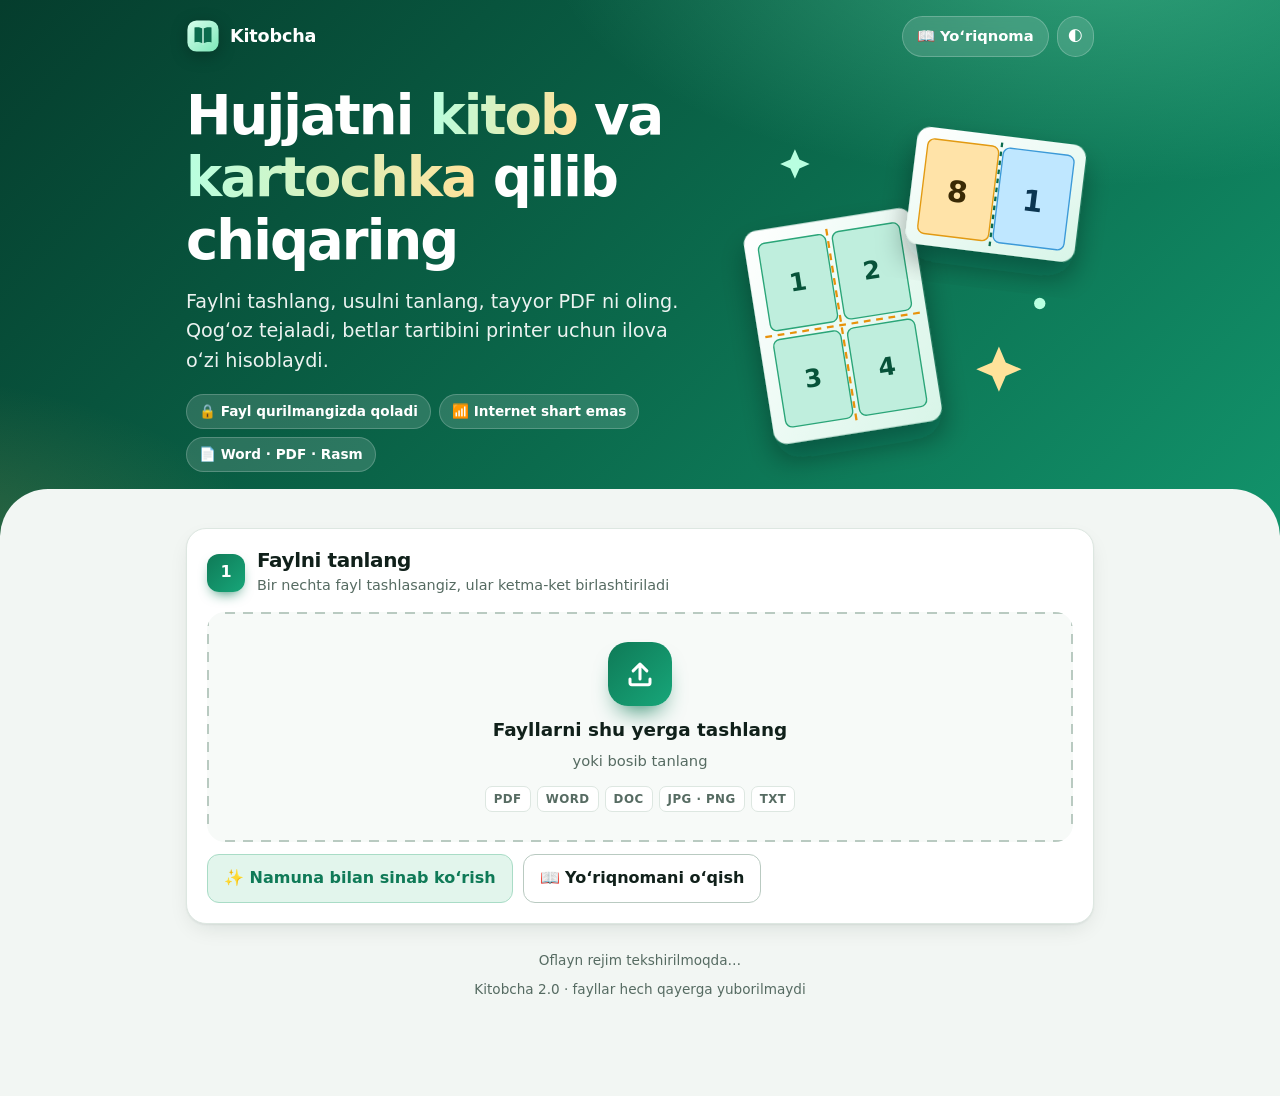
<file: index.html>
<!DOCTYPE html>
<html lang="uz">
<head>
<meta charset="utf-8">
<meta name="viewport" content="width=device-width, initial-scale=1, viewport-fit=cover">
<meta name="theme-color" content="#0f5a43">
<title>Kitobcha: hujjatni kitob va kartochka qilib chiqaring</title>
<meta name="description" content="PDF, Word, rasm va matn fayllarini kitobcha, kartochka va tejamli varaqlarga tayyorlaydi. Hammasi qurilmangizda, internet shart emas.">
<link rel="manifest" href="manifest.webmanifest">
<link rel="icon" href="icon-192.png">
<link rel="apple-touch-icon" href="icon-192.png">
<script>try{var t=localStorage.getItem("kb_theme");if(t==="light"||t==="dark")document.documentElement.setAttribute("data-theme",t)}catch(e){}</script>
<link rel="stylesheet" href="style.css">
</head>
<body>

<header class="hero">
  <div class="wrap">
    <div class="topbar">
      <a class="logo" href="./index.html" aria-label="Kitobcha">
        <svg viewBox="0 0 48 48" aria-hidden="true"><defs><linearGradient id="lg1" x1="0" y1="0" x2="1" y2="1"><stop offset="0" stop-color="#d9ffee"/><stop offset="1" stop-color="#7be8b8"/></linearGradient></defs><rect x="2" y="2" width="44" height="44" rx="13" fill="url(#lg1)"/><path d="M24 14c-3-2.6-8-3-12-2v21c4-1 9-.6 12 2 3-2.6 8-3 12-2V12c-4-1-9-.6-12 2z" fill="#0b6b4d"/><path d="M24 14v21" stroke="#d9ffee" stroke-width="2" stroke-linecap="round"/></svg>
        Kitobcha
      </a>
      <nav>
        <a class="pill" href="yoriqnoma.html">📖 Yoʻriqnoma</a>
        <button class="pill icon" id="themeBtn" type="button" aria-label="Yorugʻ / qorongʻi rejim">🌓</button>
      </nav>
    </div>
    <div class="hero-grid">
      <div>
        <h1>Hujjatni <em>kitob</em> va <em>kartochka</em> qilib chiqaring</h1>
        <p class="lead">Faylni tashlang, usulni tanlang, tayyor PDF ni oling. Qogʻoz tejaladi, betlar tartibini printer uchun ilova oʻzi hisoblaydi.</p>
        <div class="chips">
          <span class="chip">🔒 Fayl qurilmangizda qoladi</span>
          <span class="chip">📶 Internet shart emas</span>
          <span class="chip">📄 Word · PDF · Rasm</span>
        </div>
      </div>
      <div class="hero-art" aria-hidden="true">
        <svg viewBox="0 0 300 300">
          <defs>
            <linearGradient id="hg1" x1="0" y1="0" x2="1" y2="1"><stop offset="0" stop-color="#ffffff"/><stop offset="1" stop-color="#d8f5e8"/></linearGradient>
            <filter id="hsh" x="-20%" y="-20%" width="140%" height="150%"><feDropShadow dx="0" dy="14" stdDeviation="12" flood-color="#021a12" flood-opacity=".35"/></filter>
          </defs>
          <g class="float c" style="--rot:-9deg" transform="rotate(-9 150 150)">
            <rect x="38" y="70" width="150" height="190" rx="12" fill="url(#hg1)" filter="url(#hsh)"/>
            <g fill="#bfeedd" stroke="#2aa578" stroke-width="1.2"><rect x="50" y="82" width="60" height="78" rx="6"/><rect x="116" y="82" width="60" height="78" rx="6"/><rect x="50" y="168" width="60" height="78" rx="6"/><rect x="116" y="168" width="60" height="78" rx="6"/></g>
            <g font-family="system-ui,sans-serif" font-weight="800" font-size="22" fill="#075239" text-anchor="middle"><text x="80" y="128">1</text><text x="146" y="128">2</text><text x="80" y="214">3</text><text x="146" y="214">4</text></g>
            <path d="M112 78v172M44 164h138" stroke="#e8920b" stroke-width="2" stroke-dasharray="6 5"/>
          </g>
          <g class="float" style="--rot:7deg" transform="rotate(7 150 150)">
            <rect x="128" y="38" width="150" height="104" rx="12" fill="url(#hg1)" filter="url(#hsh)"/>
            <rect x="138" y="48" width="63" height="84" rx="6" fill="#ffe3a8" stroke="#e29a12" stroke-width="1.2"/>
            <rect x="205" y="48" width="63" height="84" rx="6" fill="#bfe7ff" stroke="#3c9ad8" stroke-width="1.2"/>
            <g font-family="system-ui,sans-serif" font-weight="800" font-size="26" fill="#3a2a05" text-anchor="middle"><text x="169" y="101">8</text></g>
            <g font-family="system-ui,sans-serif" font-weight="800" font-size="26" fill="#0b3550" text-anchor="middle"><text x="236" y="101">1</text></g>
            <path d="M203 44v92" stroke="#0b6b4d" stroke-width="2" stroke-dasharray="4 4"/>
          </g>
          <g class="float b">
            <path d="M232 214l6 14 14 6-14 6-6 14-6-14-14-6 14-6z" fill="#ffe29a"/>
            <path d="M52 40l4 9 9 4-9 4-4 9-4-9-9-4 9-4z" fill="#b8ffe0"/>
            <circle cx="268" cy="176" r="5" fill="#b8ffe0"/>
          </g>
        </svg>
      </div>
    </div>
  </div>
</header>

<main>
<div class="wrap">

  <!-- 1-qadam -->
  <section class="panel" id="stepFile">
    <div class="step-h"><span class="num">1</span><div><h2>Faylni tanlang</h2><div class="sub">Bir nechta fayl tashlasangiz, ular ketma-ket birlashtiriladi</div></div></div>

    <div class="drop" id="drop" tabindex="0" role="button" aria-label="Fayllarni tanlash">
      <div class="up"><svg viewBox="0 0 24 24" fill="none" stroke="currentColor" stroke-width="2.4" stroke-linecap="round" stroke-linejoin="round"><path d="M12 16V4M6.5 9.5 12 4l5.5 5.5M4 16v3a1.5 1.5 0 0 0 1.5 1.5h13A1.5 1.5 0 0 0 20 19v-3"/></svg></div>
      <strong>Fayllarni shu yerga tashlang</strong>
      <span class="s">yoki bosib tanlang</span>
      <div class="fmts"><span class="fmt">PDF</span><span class="fmt">WORD</span><span class="fmt">DOC</span><span class="fmt">JPG · PNG</span><span class="fmt">TXT</span></div>
      <input type="file" id="file" multiple accept=".pdf,.docx,.doc,.txt,.md,.csv,.jpg,.jpeg,.png,.webp,.gif,.bmp,application/pdf,image/*" class="hidden">
    </div>
    <div class="drop-actions no-print">
      <button class="btn soft" id="sampleBtn" type="button">✨ Namuna bilan sinab koʻrish</button>
      <a class="btn" href="yoriqnoma.html">📖 Yoʻriqnomani oʻqish</a>
    </div>

    <div id="status" class="status hidden" role="status"></div>
    <div id="msg"></div>

    <div id="listCard" class="hidden" style="margin-top:16px">
      <div class="listhead"><h3>Fayllar</h3><span class="muted" id="total"></span></div>
      <ul id="fileList" class="files"></ul>
      <div class="hint">Tartibini ↑ ↓ bilan oʻzgartiring.</div>
    </div>
  </section>

  <div id="settings" class="hidden">

    <!-- 2-qadam -->
    <section class="panel">
      <div class="step-h"><span class="num">2</span><div><h2>Qanday chiqaramiz?</h2><div class="sub">Bittasini tanlang, qolganini ilova hisoblaydi</div></div></div>

      <div class="modes" id="modeGrid" role="radiogroup" aria-label="Chiqarish usuli"></div>
      <div class="modehint" id="modeHint"></div>
      <div class="sr-only"><label>Chiqarish usuli
        <select id="mode" tabindex="-1">
          <option value="booklet2">Kitobcha, oddiy printer (2 fayl)</option>
          <option value="bookletDuplex">Kitobcha, avtomatik ikki tomonlama printer (1 fayl)</option>
          <option value="oddeven">Ikki tomonlama (qoʻlda): toq va juft betlar</option>
          <option value="nup2">Har varaqda 2 bet</option>
          <option value="nup4">Har varaqda 4 bet</option>
          <option value="cards4">Kartochkalar: varaqda 4 ta</option>
          <option value="cards8">Kartochkalar: varaqda 8 ta</option>
          <option value="labels">Qutiga stiker: rasm qutining oʻlchamida</option>
          <option value="extract">Faqat tanlangan betlar</option>
        </select></label></div>

      <div class="fields">
        <label class="field">
          <span class="lbl">Qaysi betlar chiqarilsin</span>
          <input type="text" id="range" autocomplete="off" inputmode="text">
          <div class="hint">Masalan: <code>1-169</code> yoki <code>1-10, 15-80</code>. Tartibini oʻzgartirish: <code>5-8, 1-4</code>, teskari: <code>10-1</code>.</div>
        </label>

        <div class="row">
          <label class="field" data-modes="booklet2 bookletDuplex nup2 nup4 cards4 cards8 labels">
            <span class="lbl">Qogʻoz oʻlchami</span>
            <select id="paper"><option>A4</option><option>A3</option><option>Letter</option></select>
          </label>
          <label class="field" data-modes="booklet2 bookletDuplex nup2 nup4 cards4 cards8">
            <span class="lbl">Bet hajmi (%)</span>
            <input type="number" id="scale" min="60" max="100" step="1" inputmode="numeric">
            <div class="hint">95 tavsiya: chetlar kesilmaydi.</div>
          </label>
          <label class="field" data-modes="booklet2 bookletDuplex">
            <span class="lbl">Qismga boʻlish (varaq)</span>
            <input type="number" id="section" min="0" step="1" placeholder="0" inputmode="numeric">
            <div class="hint">0 = bitta kitobcha. 11 desangiz, har 11 varaq alohida qism.</div>
          </label>
        </div>

        <label class="field" data-modes="cards4 cards8">
          <span class="lbl">Kartochka tarkibi</span>
          <select id="sides">
            <option value="2">2 bet: old va orqa tomoni</option>
            <option value="1">1 bet: faqat old tomoni</option>
          </select>
          <div class="hint">Hujjatning har 2 beti bitta kartochka boʻladi (1-2, 3-4, 5-6…). Bet kartochkaga sigʻadigan qilib kichraytiriladi: A4 betdan 4 talikda taxminan ikki barobar, 8 talikda uch barobar kichik chiqadi.</div>
        </label>

        <div class="labbox" data-modes="labels">
          <div class="labed">
            <div class="lbl">Rasmni qutiga moslang</div>
            <div class="hint" style="margin:0 0 10px">Ramkani qutining old tomoniga toʻgʻri keltiring: ichidagi qism stikerga chiqadi. Ramkani siljiting, burchagidan tortib yoki pastdagi chiziq bilan kattalashtiring.</div>
            <div class="labed-stage" id="labStage"><canvas id="labCanvas" width="10" height="10"></canvas><div class="labframe" id="labFrame"><span class="labtxt" id="labFrameTxt"></span><i class="grip" id="labGrip"></i></div></div>
            <div class="hint" id="labRatio" style="text-align:center;margin-top:8px"></div>
            <div class="labed-ctl">
              <button class="vbtn" id="labPrev" type="button" aria-label="Oldingi rasm">‹</button>
              <span class="viz-count" id="labCount"></span>
              <button class="vbtn" id="labNext" type="button" aria-label="Keyingi rasm">›</button>
              <input type="range" id="labZoom" min="10" max="100" step="1" aria-label="Ramka kattaligi">
            </div>
            <div class="labed-ctl">
              <button class="btn soft" id="labAuto" type="button">✨ Avto-kadr</button>
              <button class="btn" id="labCenter" type="button">Markazlash</button>
              <button class="btn" id="labAll" type="button">Hammasiga qoʻllash</button>
            </div>
          </div>

          <label class="field">
            <span class="lbl">Qutining oʻlchami (old tomon)</span>
            <select id="labPreset"></select>
            <div class="row2">
              <label><span class="hint">Eni (mm)</span><input type="number" id="labW" min="5" max="2000" step="0.5" inputmode="decimal"></label>
              <label><span class="hint">Boʻyi (mm)</span><input type="number" id="labH" min="5" max="2000" step="0.5" inputmode="decimal"></label>
            </div>
            <div class="drop-actions" style="margin-top:8px">
              <button class="btn" id="labSave" type="button">💾 Shu oʻlchamni saqlash</button>
              <button class="btn hidden" id="labDel" type="button">🗑 Oʻchirish</button>
            </div>
            <div class="hint">Kinder oʻlchamlari taxminiy. <b>Qutini chizgʻich bilan oʻlchang</b> va yuqoriga yozing: bir marta saqlasangiz, keyin tanlab ishlatasiz. Pastdagi “Sinov: faqat kontur” bilan tekshirib koʻrasiz.</div>
          </label>

          <div class="row">
            <label class="field"><span class="lbl">Zaxira (mm)</span><input type="number" id="labBleed" min="0" max="5" step="0.5" inputmode="decimal"><div class="hint">Qirqishda oq chiziq qolmasligi uchun rasm shuncha tashqariga davom etadi.</div></label>
            <label class="field"><span class="lbl">Stikerlar orasi (mm)</span><input type="number" id="labGap" min="0" max="30" step="0.5" inputmode="decimal"></label>
            <label class="field"><span class="lbl">Varaq chetidan (mm)</span><input type="number" id="labMargin" min="0" max="30" step="0.5" inputmode="decimal"><div class="hint">Printer chetini bosa olmaydi: 5-6 mm.</div></label>
          </div>
          <div class="row">
            <label class="field"><span class="lbl">Qirqish belgilari</span>
              <select id="labMarks"><option value="ticks">Burchak chiziqchalari</option><option value="dash">Punktir kontur</option><option value="none">Belgisiz</option></select></label>
            <label class="field"><span class="lbl">Har rasmdan nechta stiker</span><input type="number" id="labCopies" min="1" max="500" step="1" inputmode="numeric">
              <div class="seg"><button class="btn" id="labOne" type="button">Faqat 1 ta</button><button class="btn soft" id="labFill" type="button">Varaqni toʻldirish</button></div>
              <div class="hint" id="labCopiesHint"></div></label>
            <label class="field"><span class="lbl">Burish</span>
              <select id="labRot"><option value="auto">Avtomatik (koʻproq sigʻishi uchun)</option><option value="no">Burmaslik</option></select></label>
          </div>
        </div>

        <div class="checks">
          <label class="check" data-modes="booklet2 bookletDuplex nup2 nup4"><input type="checkbox" id="rtl"><span>Oʻngdan chapga oʻqiladigan hujjat</span></label>
          <label class="check" data-modes="nup2 nup4 cards4 cards8"><input type="checkbox" id="frame"><span>Betlar atrofiga ramka chizish</span></label>
          <label class="check" data-modes="booklet2 oddeven"><input type="checkbox" id="rev"><span>Orqa tomon fayli teskari tartibda boʻlsin<br><span class="hint">Faqat sinovda orqa tomon varaqlari teskari chiqsa yoqing.</span></span></label>
          <label class="check" data-modes="booklet2 bookletDuplex oddeven nup2 nup4 cards4 cards8 labels"><input type="checkbox" id="test"><span>Faqat sinov: birinchi 2 varaq<br><span class="hint">Hammasini sarflashdan oldin avval shuni chiqarib koʻring.</span></span></label>
        </div>

        <details class="more" id="more">
          <summary>Qoʻshimcha sozlamalar</summary>
          <div class="inner">
            <div class="row">
              <label class="field" data-modes="booklet2 bookletDuplex">
                <span class="lbl">Tikish uchun ichki chet (mm)</span>
                <input type="number" id="margin" min="0" max="30" step="1" placeholder="0" inputmode="numeric">
                <div class="hint">Buklanadigan chiziq yonida matn yoʻqolmasligi uchun. Qalin kitobchada 5-10 mm.</div>
              </label>
              <label class="field">
                <span class="lbl">Har tomondan kesish (mm)</span>
                <input type="number" id="crop" min="0" max="50" step="1" placeholder="0" inputmode="numeric">
                <div class="hint">Keng oq chetlarni kesib, matnni kattaroq qiladi.</div>
              </label>
            </div>
            <div class="row">
              <label class="field">
                <span class="lbl">Qaysi betlarni burish</span>
                <input type="text" id="rotate" autocomplete="off" placeholder="masalan: 3, 7-9">
                <div class="hint">Boʻsh qoldirsangiz, hech qaysi bet burilmaydi.</div>
              </label>
              <label class="field">
                <span class="lbl">Burish burchagi</span>
                <select id="angle"><option value="90">90° oʻngga</option><option value="180">180°</option><option value="270">90° chapga</option></select>
              </label>
            </div>
            <div class="row">
              <label class="check"><input type="checkbox" id="pageNum"><span>Sahifa raqami qoʻshish (betning pastida)</span></label>
              <label class="field">
                <span class="lbl">Boshlangʻich raqam</span>
                <input type="number" id="numStart" min="0" step="1" placeholder="1" inputmode="numeric">
              </label>
            </div>
            <label class="check"><input type="checkbox" id="gray"><span>Rangsiz (kulrang) chiqarish<br><span class="hint">Siyoh tejaladi. Sahifalar rasmga aylantiriladi, shuning uchun fayl kattaroq va sekinroq tayyorlanadi.</span></span></label>
          </div>
        </details>
      </div>
    </section>

    <!-- 3-qadam -->
    <section class="panel">
      <div class="step-h"><span class="num">3</span><div><h2>Natija va yuklab olish</h2><div class="sub">Varaq qanday chiqishini avval koʻring</div></div></div>

      <div class="summary" id="summary"></div>
      <div id="viz"></div>
      <div id="preview"></div>

      <div style="margin-top:18px">
        <button class="btn soft" id="previewBtn" type="button">🔍 <span id="previewLbl">Haqiqiy sahifalarni koʻrish</span></button>
        <div class="pgrid" id="previewOut"></div>
      </div>
    </section>

    <section class="panel">
      <div class="step-h"><span class="num">⬇</span><div><h2>Tayyor fayllar</h2><div class="sub">Yuklab oling, soʻng printerdan chiqaring</div></div></div>
      <div class="btns" id="outputs"></div>
    </section>

    <section class="panel">
      <div class="step-h"><span class="num">🖨</span><div><h2>Printerdan qanday chiqaramiz?</h2><div class="sub">Shu tartibda bajaring</div></div></div>
      <ol class="steps" id="steps"></ol>
      <p style="margin:14px 0 0"><a href="yoriqnoma.html#printer">Rasmli tushuntirish: qogʻozni qanday aylantiramiz →</a></p>
    </section>
  </div>

  <footer>
    <span id="offline">Oflayn rejim tekshirilmoqda…</span>
    <button id="install" class="link hidden">Ilova sifatida oʻrnatish</button>
    <span>Kitobcha 2.0 · fayllar hech qayerga yuborilmaydi</span>
  </footer>
</div>
</main>

<div class="toast hidden" id="toast" role="status" aria-live="polite">
  <span class="ti">🎉</span>
  <span class="tt"><b>Yangi versiya tayyor!</b><small>Yangilanishlar yuklandi</small></span>
  <button type="button" id="update">Yangilash</button>
</div>

<script src="pdf-lib.min.js"></script>
<script src="mammoth.browser.min.js"></script>
<script src="html2canvas.min.js"></script>
<script src="pdf.min.js"></script>
<script src="core.js"></script>
<script src="olddoc.js"></script>
<script src="convert.js"></script>
<script src="ui.js"></script>
<script src="app.js"></script>
</body>
</html>
</file>
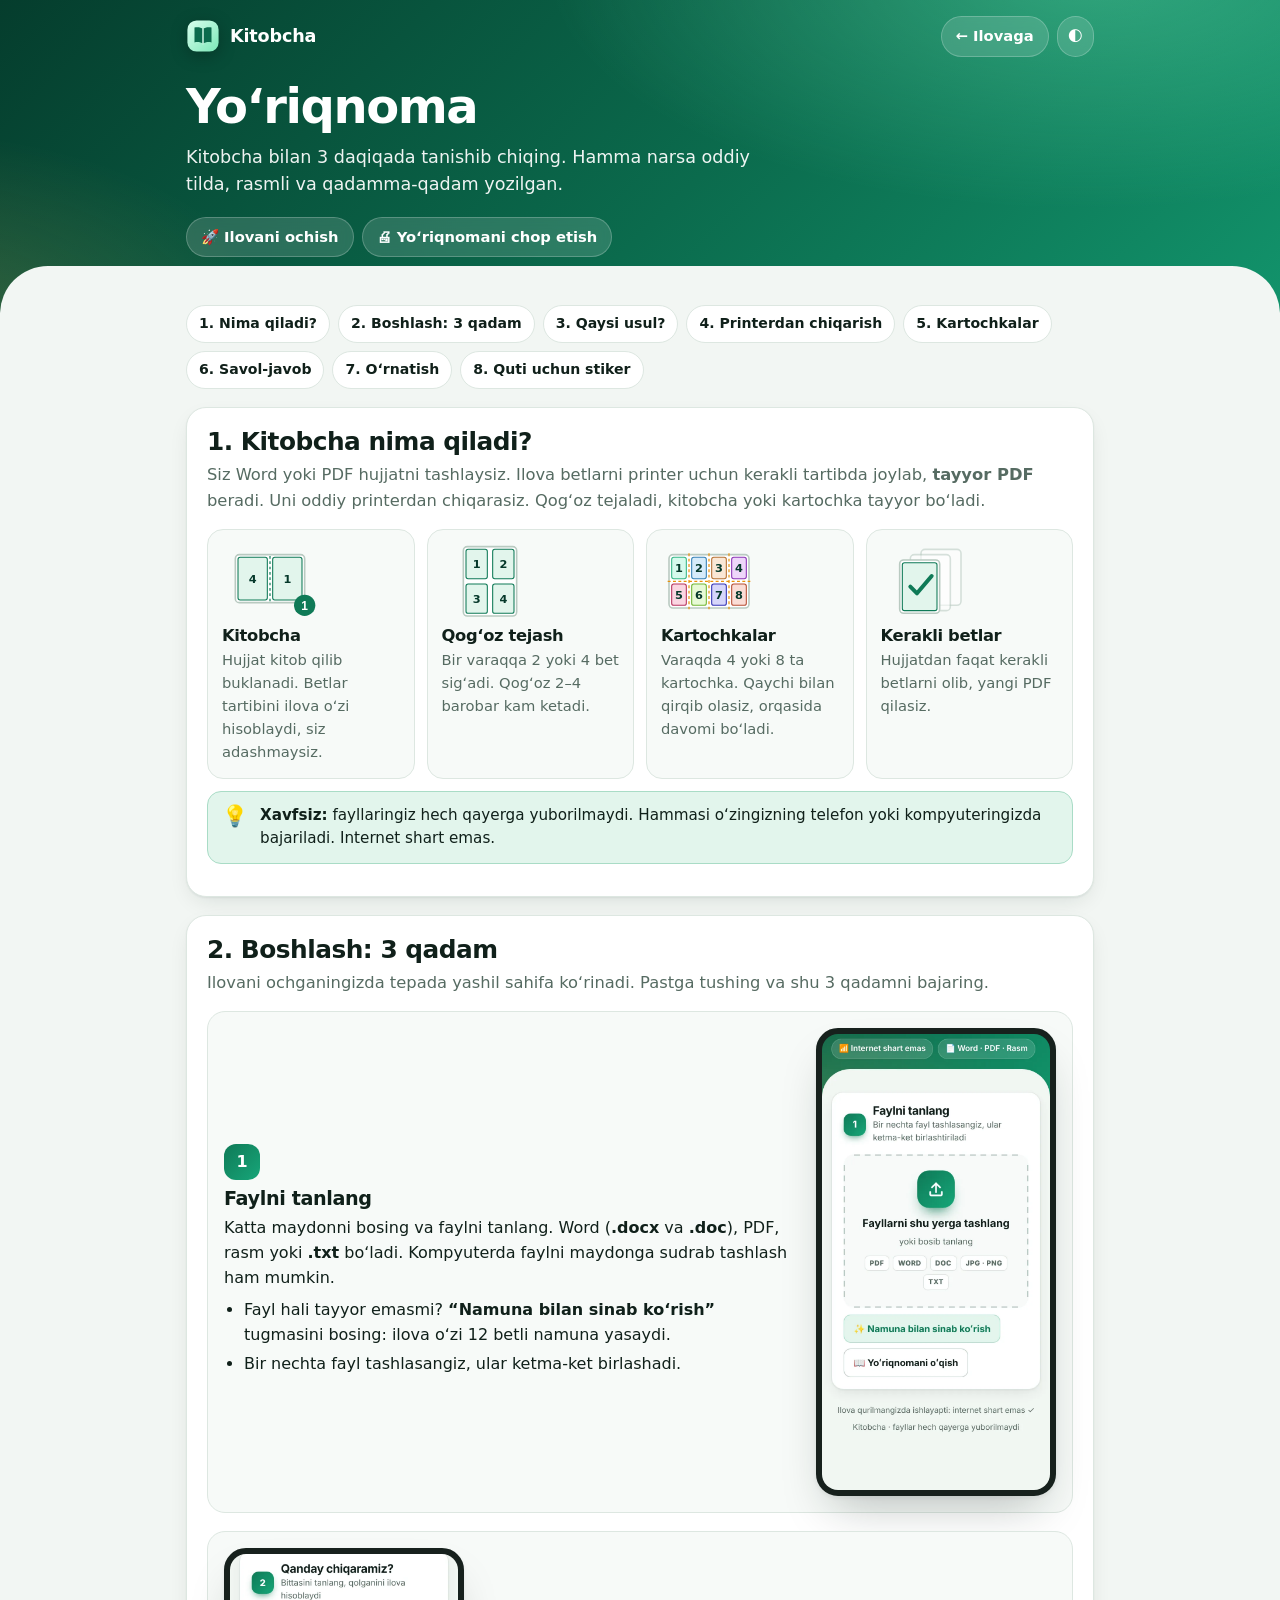
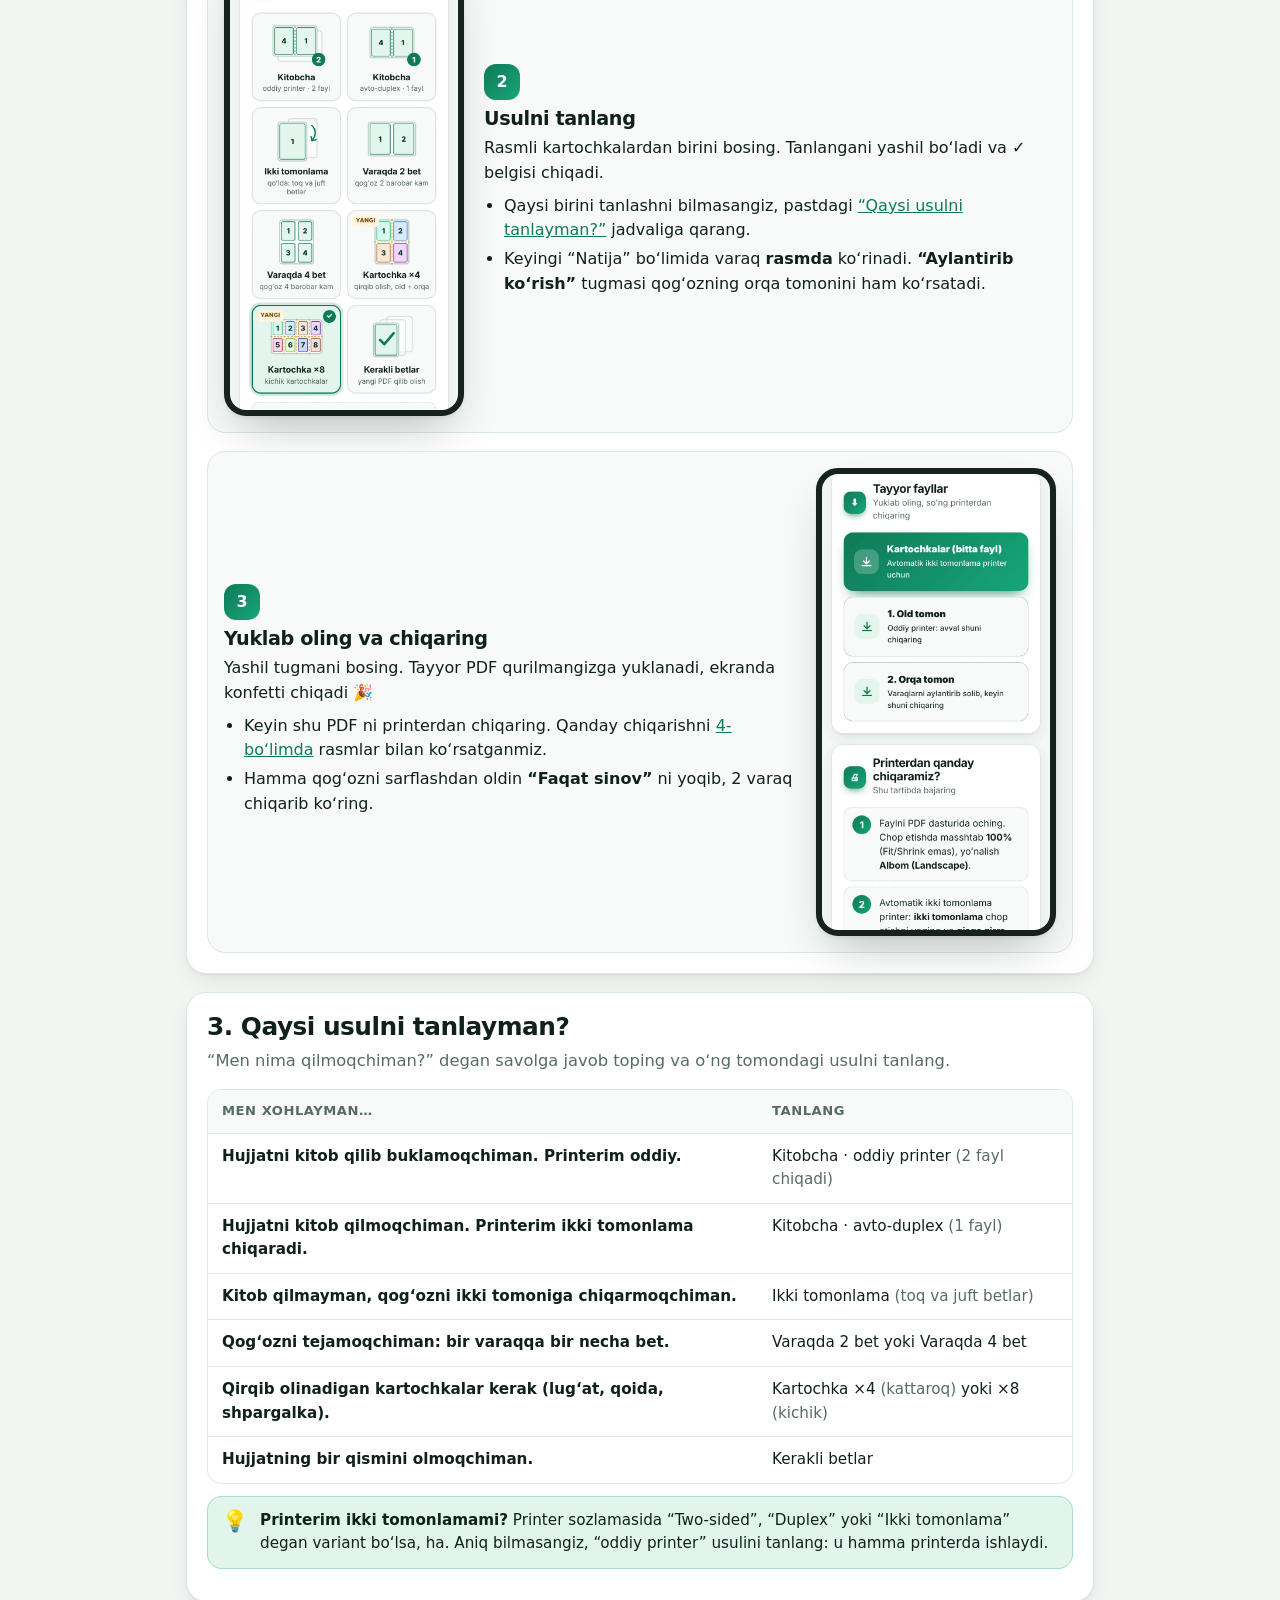
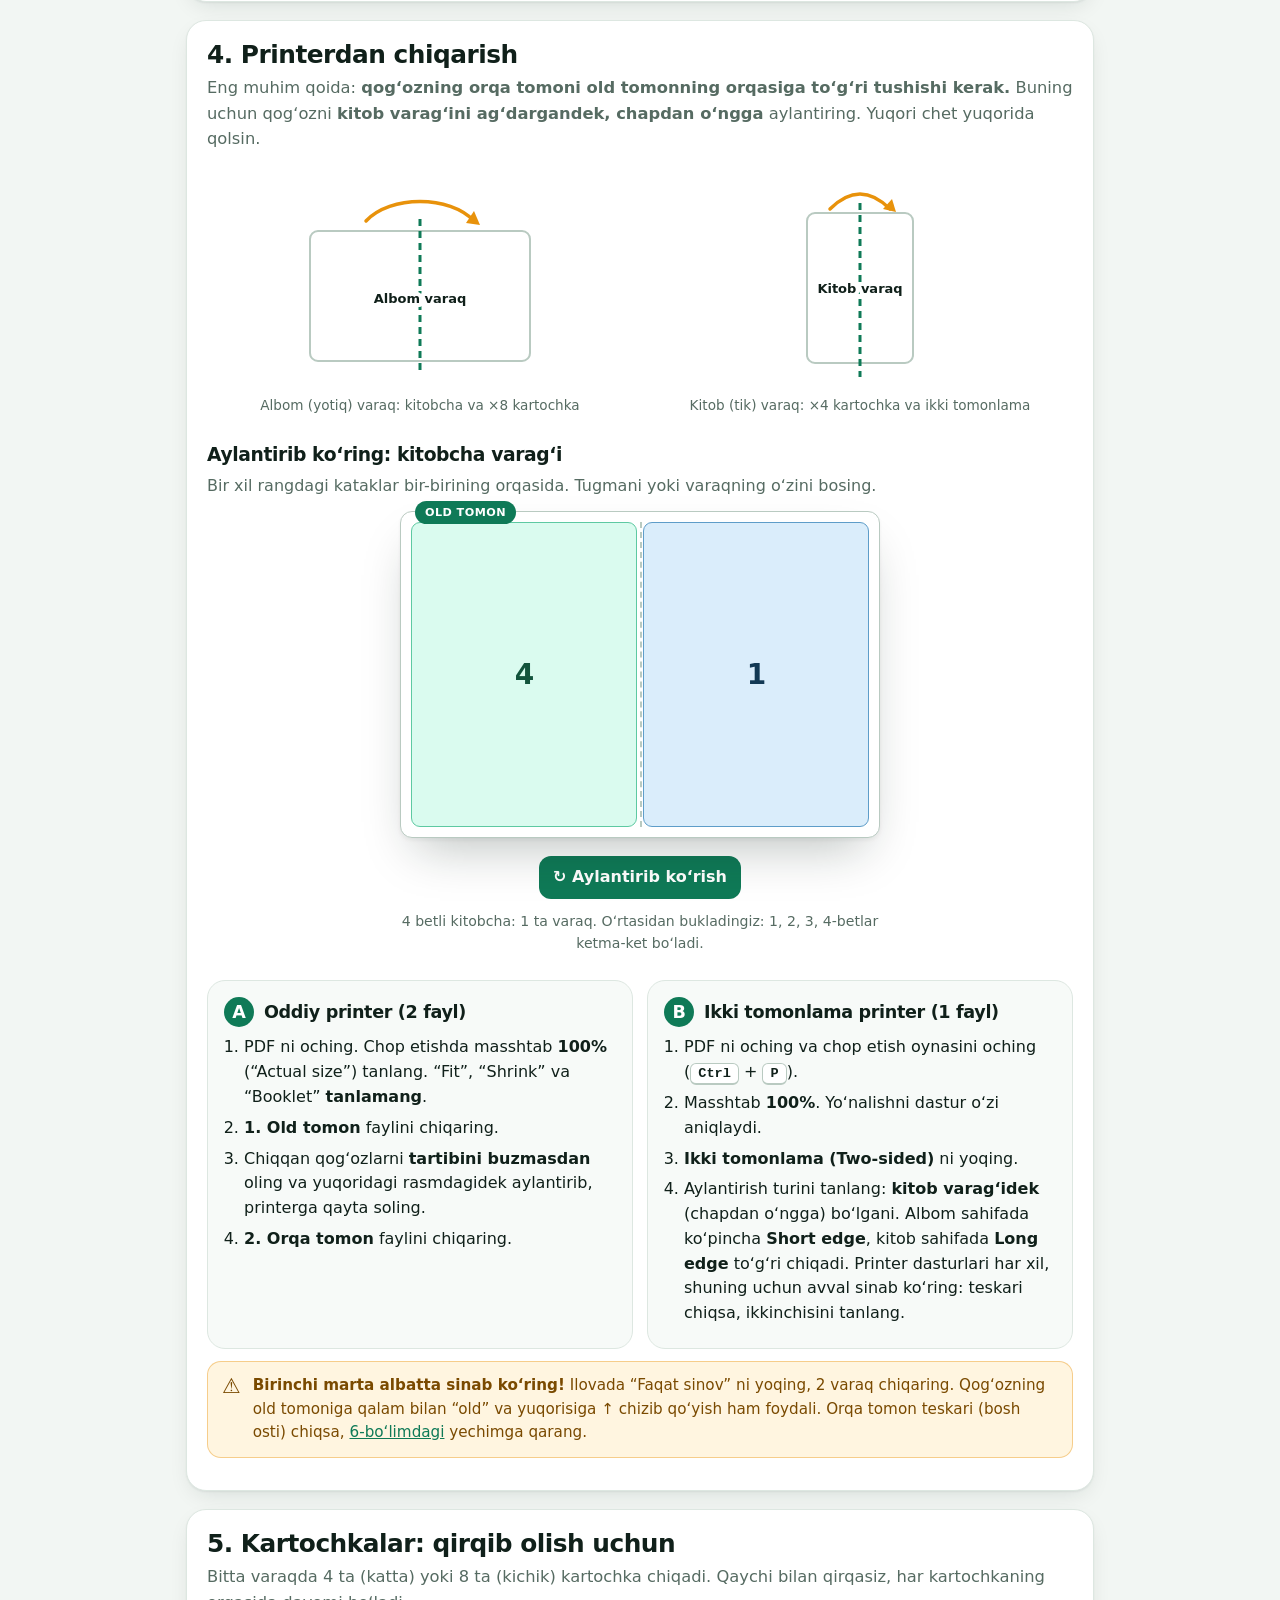
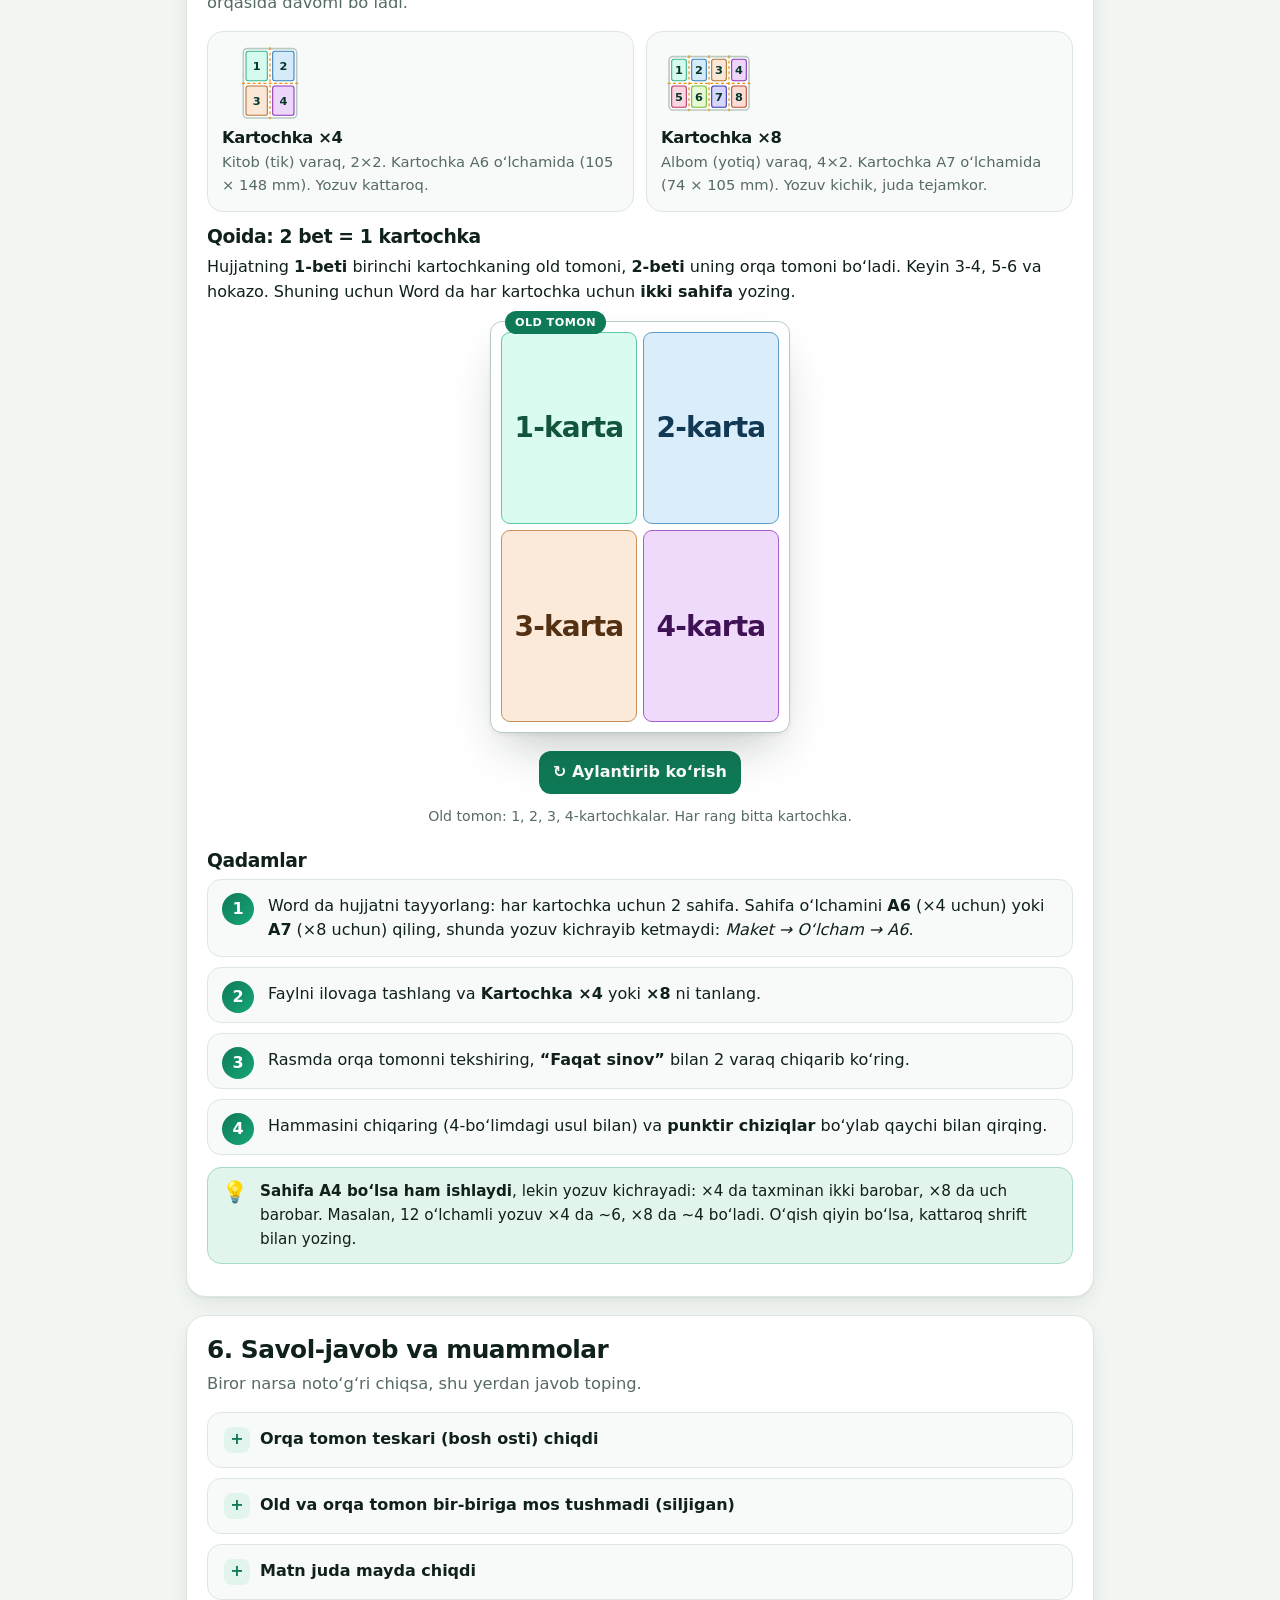
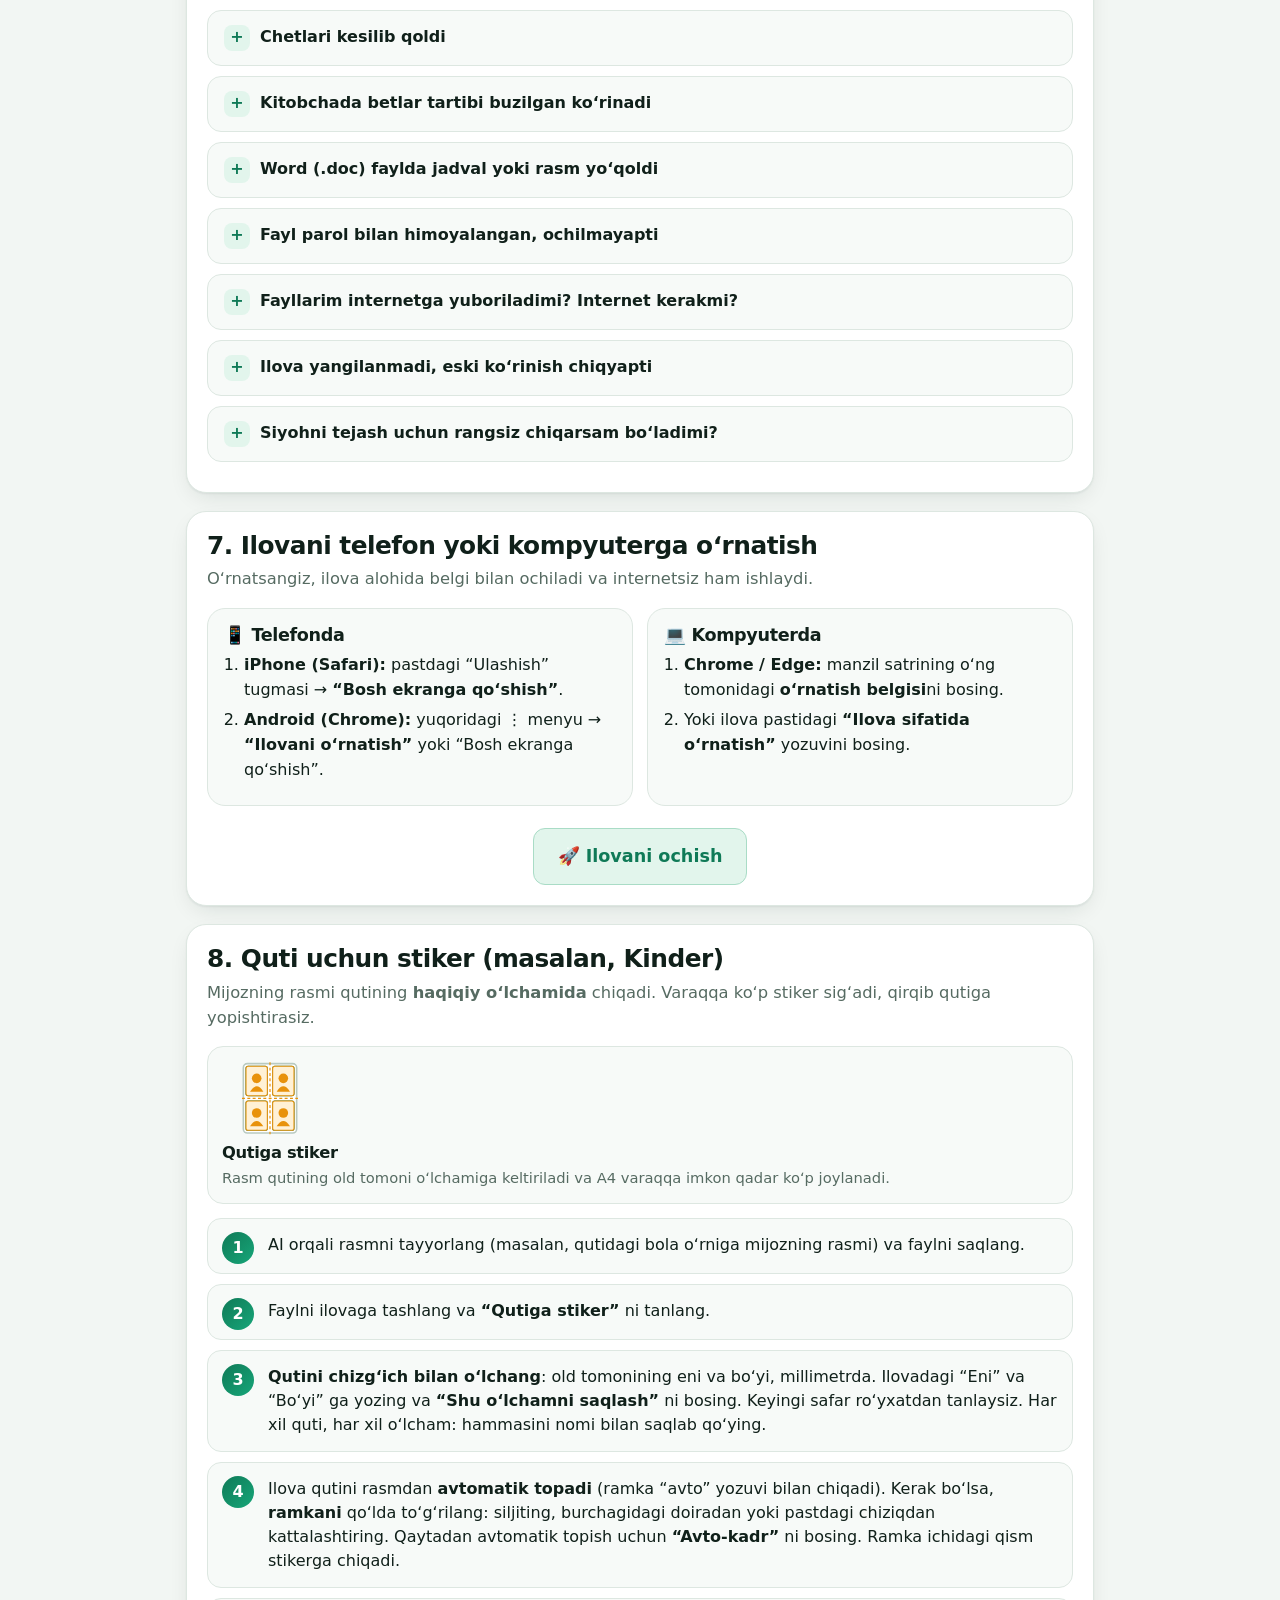
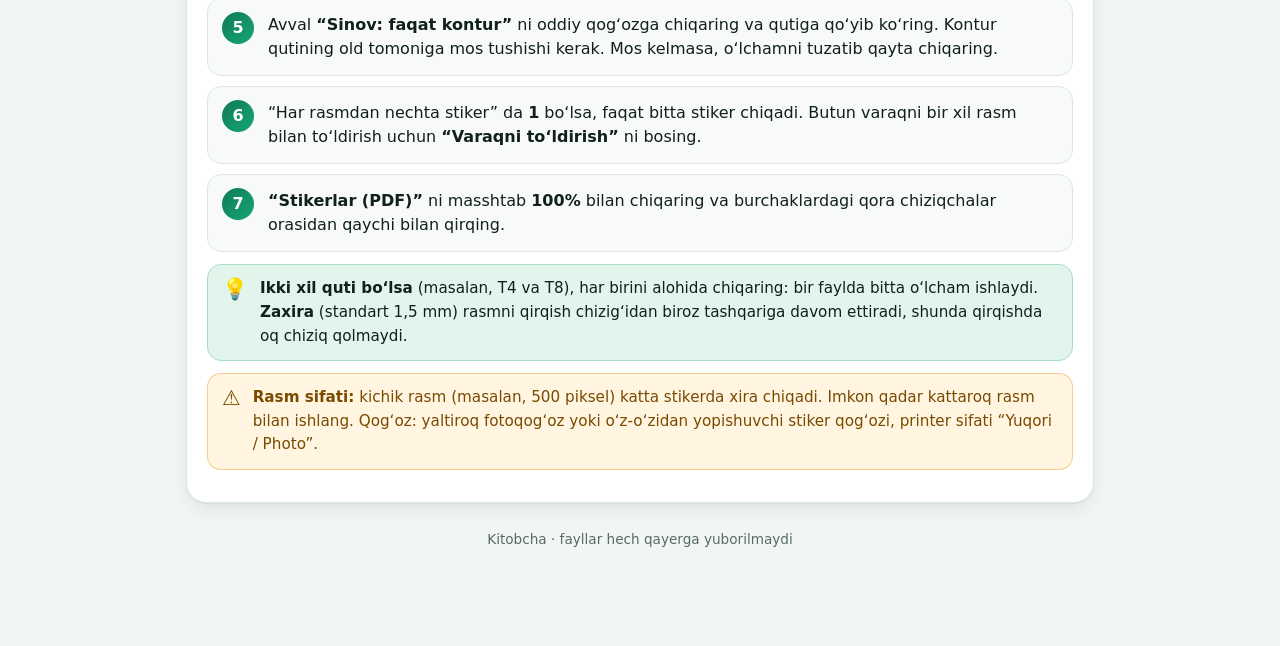
<file: yoriqnoma.html>
<!DOCTYPE html>
<html lang="uz">
<head>
<meta charset="utf-8">
<meta name="viewport" content="width=device-width, initial-scale=1, viewport-fit=cover">
<meta name="theme-color" content="#0f5a43">
<title>Yoʻriqnoma · Kitobcha</title>
<meta name="description" content="Kitobcha ilovasidan foydalanish yoʻriqnomasi: oddiy tilda, rasmli, qadamma-qadam.">
<link rel="manifest" href="manifest.webmanifest">
<link rel="icon" href="icon-192.png">
<link rel="apple-touch-icon" href="icon-192.png">
<script>try{var t=localStorage.getItem("kb_theme");if(t==="light"||t==="dark")document.documentElement.setAttribute("data-theme",t)}catch(e){}</script>
<link rel="stylesheet" href="style.css">
</head>
<body>

<header class="hero small">
  <div class="wrap">
    <div class="topbar">
      <a class="logo" href="./index.html" aria-label="Kitobcha">
        <svg viewBox="0 0 48 48" aria-hidden="true"><defs><linearGradient id="lg1" x1="0" y1="0" x2="1" y2="1"><stop offset="0" stop-color="#d9ffee"/><stop offset="1" stop-color="#7be8b8"/></linearGradient></defs><rect x="2" y="2" width="44" height="44" rx="13" fill="url(#lg1)"/><path d="M24 14c-3-2.6-8-3-12-2v21c4-1 9-.6 12 2 3-2.6 8-3 12-2V12c-4-1-9-.6-12 2z" fill="#0b6b4d"/><path d="M24 14v21" stroke="#d9ffee" stroke-width="2" stroke-linecap="round"/></svg>
        Kitobcha
      </a>
      <nav>
        <a class="pill" href="index.html">← Ilovaga</a>
        <button class="pill icon" id="themeBtn" type="button" aria-label="Yorugʻ / qorongʻi rejim">🌓</button>
      </nav>
    </div>
    <div style="position:relative;z-index:2;padding-top:6px">
      <h1 style="font-size:clamp(2rem,6vw,3rem);font-weight:850;letter-spacing:-.03em">Yoʻriqnoma</h1>
      <p class="lead" style="font-size:1.1rem;opacity:.93;margin:10px 0 18px;max-width:34em">Kitobcha bilan 3 daqiqada tanishib chiqing. Hamma narsa oddiy tilda, rasmli va qadamma-qadam yozilgan.</p>
      <div class="chips no-print">
        <a class="pill" href="index.html">🚀 Ilovani ochish</a>
        <button class="pill" type="button" onclick="window.print()">🖨 Yoʻriqnomani chop etish</button>
      </div>
    </div>
  </div>
</header>

<main>
<div class="wrap">

  <nav class="guide-toc no-print" aria-label="Mundarija">
    <a href="#nima">1. Nima qiladi?</a>
    <a href="#boshlash">2. Boshlash: 3 qadam</a>
    <a href="#tanlash">3. Qaysi usul?</a>
    <a href="#printer">4. Printerdan chiqarish</a>
    <a href="#kartochka">5. Kartochkalar</a>
    <a href="#muammo">6. Savol-javob</a>
    <a href="#telefon">7. Oʻrnatish</a>
    <a href="#stiker">8. Quti uchun stiker</a>
  </nav>

  <!-- 1 -->
  <section class="panel g-sec" id="nima">
    <h2>1. Kitobcha nima qiladi?</h2>
    <p class="lead">Siz Word yoki PDF hujjatni tashlaysiz. Ilova betlarni printer uchun kerakli tartibda joylab, <b>tayyor PDF</b> beradi. Uni oddiy printerdan chiqarasiz. Qogʻoz tejaladi, kitobcha yoki kartochka tayyor boʻladi.</p>
    <div class="g-grid">
      <div class="g-card"><div data-ico="bookletDuplex"></div><h3>Kitobcha</h3><p>Hujjat kitob qilib buklanadi. Betlar tartibini ilova oʻzi hisoblaydi, siz adashmaysiz.</p></div>
      <div class="g-card"><div data-ico="nup4"></div><h3>Qogʻoz tejash</h3><p>Bir varaqqa 2 yoki 4 bet sigʻadi. Qogʻoz 2–4 barobar kam ketadi.</p></div>
      <div class="g-card"><div data-ico="cards8"></div><h3>Kartochkalar</h3><p>Varaqda 4 yoki 8 ta kartochka. Qaychi bilan qirqib olasiz, orqasida davomi boʻladi.</p></div>
      <div class="g-card"><div data-ico="extract"></div><h3>Kerakli betlar</h3><p>Hujjatdan faqat kerakli betlarni olib, yangi PDF qilasiz.</p></div>
    </div>
    <div class="tip"><div><b>Xavfsiz:</b> fayllaringiz hech qayerga yuborilmaydi. Hammasi oʻzingizning telefon yoki kompyuteringizda bajariladi. Internet shart emas.</div></div>
  </section>

  <!-- 2 -->
  <section class="panel g-sec" id="boshlash">
    <h2>2. Boshlash: 3 qadam</h2>
    <p class="lead">Ilovani ochganingizda tepada yashil sahifa koʻrinadi. Pastga tushing va shu 3 qadamni bajaring.</p>
    <div class="g-steps">
      <div class="g-step">
        <div>
          <span class="n">1</span>
          <h3>Faylni tanlang</h3>
          <p>Katta maydonni bosing va faylni tanlang. Word (<b>.docx</b> va <b>.doc</b>), PDF, rasm yoki <b>.txt</b> boʻladi. Kompyuterda faylni maydonga sudrab tashlash ham mumkin.</p>
          <ul>
            <li>Fayl hali tayyor emasmi? <b>“Namuna bilan sinab koʻrish”</b> tugmasini bosing: ilova oʻzi 12 betli namuna yasaydi.</li>
            <li>Bir nechta fayl tashlasangiz, ular ketma-ket birlashadi.</li>
          </ul>
        </div>
        <div class="shot"><img src="shots/s1.webp" alt="1-qadam: fayl tanlash oynasi" loading="lazy" width="390" height="780"></div>
      </div>
      <div class="g-step">
        <div>
          <span class="n">2</span>
          <h3>Usulni tanlang</h3>
          <p>Rasmli kartochkalardan birini bosing. Tanlangani yashil boʻladi va ✓ belgisi chiqadi.</p>
          <ul>
            <li>Qaysi birini tanlashni bilmasangiz, pastdagi <a href="#tanlash">“Qaysi usulni tanlayman?”</a> jadvaliga qarang.</li>
            <li>Keyingi “Natija” boʻlimida varaq <b>rasmda</b> koʻrinadi. <b>“Aylantirib koʻrish”</b> tugmasi qogʻozning orqa tomonini ham koʻrsatadi.</li>
          </ul>
        </div>
        <div class="shot"><img src="shots/s2.webp" alt="2-qadam: chiqarish usulini tanlash" loading="lazy" width="390" height="780"></div>
      </div>
      <div class="g-step">
        <div>
          <span class="n">3</span>
          <h3>Yuklab oling va chiqaring</h3>
          <p>Yashil tugmani bosing. Tayyor PDF qurilmangizga yuklanadi, ekranda konfetti chiqadi 🎉</p>
          <ul>
            <li>Keyin shu PDF ni printerdan chiqaring. Qanday chiqarishni <a href="#printer">4-boʻlimda</a> rasmlar bilan koʻrsatganmiz.</li>
            <li>Hamma qogʻozni sarflashdan oldin <b>“Faqat sinov”</b> ni yoqib, 2 varaq chiqarib koʻring.</li>
          </ul>
        </div>
        <div class="shot"><img src="shots/s3.webp" alt="3-qadam: tayyor faylni yuklab olish" loading="lazy" width="390" height="780"></div>
      </div>
    </div>
  </section>

  <!-- 3 -->
  <section class="panel g-sec" id="tanlash">
    <h2>3. Qaysi usulni tanlayman?</h2>
    <p class="lead">“Men nima qilmoqchiman?” degan savolga javob toping va oʻng tomondagi usulni tanlang.</p>
    <div style="overflow-x:auto">
    <table class="g-table">
      <tr><th>Men xohlayman…</th><th>Tanlang</th></tr>
      <tr><td>Hujjatni <b>kitob qilib</b> buklamoqchiman. Printerim <b>oddiy</b>.</td><td>Kitobcha · oddiy printer <span class="muted">(2 fayl chiqadi)</span></td></tr>
      <tr><td>Hujjatni kitob qilmoqchiman. Printerim <b>ikki tomonlama</b> chiqaradi.</td><td>Kitobcha · avto-duplex <span class="muted">(1 fayl)</span></td></tr>
      <tr><td>Kitob qilmayman, qogʻozni <b>ikki tomoniga</b> chiqarmoqchiman.</td><td>Ikki tomonlama <span class="muted">(toq va juft betlar)</span></td></tr>
      <tr><td>Qogʻozni <b>tejamoqchiman</b>: bir varaqqa bir necha bet.</td><td>Varaqda 2 bet yoki Varaqda 4 bet</td></tr>
      <tr><td><b>Qirqib olinadigan</b> kartochkalar kerak (lugʻat, qoida, shpargalka).</td><td>Kartochka ×4 <span class="muted">(kattaroq)</span> yoki ×8 <span class="muted">(kichik)</span></td></tr>
      <tr><td>Hujjatning <b>bir qismi</b>ni olmoqchiman.</td><td>Kerakli betlar</td></tr>
    </table>
    </div>
    <div class="tip"><div><b>Printerim ikki tomonlamami?</b> Printer sozlamasida “Two-sided”, “Duplex” yoki “Ikki tomonlama” degan variant boʻlsa, ha. Aniq bilmasangiz, “oddiy printer” usulini tanlang: u hamma printerda ishlaydi.</div></div>
  </section>

  <!-- 4 -->
  <section class="panel g-sec" id="printer">
    <h2>4. Printerdan chiqarish</h2>
    <p class="lead">Eng muhim qoida: <b>qogʻozning orqa tomoni old tomonning orqasiga toʻgʻri tushishi kerak.</b> Buning uchun qogʻozni <b>kitob varagʻini agʻdargandek, chapdan oʻngga</b> aylantiring. Yuqori chet yuqorida qolsin.</p>

    <div class="two" style="margin-bottom:8px">
      <div>
        <svg class="edge" viewBox="0 -26 300 216" role="img" aria-label="Albom varaqni chapdan oʻngga aylantirish">
          <rect class="paper" x="40" y="30" width="220" height="130" rx="8"/>
          <line class="ax" x1="150" y1="18" x2="150" y2="172"/>
          <path class="ar" d="M96 20 C120 -6 180 -6 204 20"/>
          <path class="ah" d="M210 24 l-14 -2 l8 -12z"/>
          <text x="150" y="102" text-anchor="middle">Albom varaq</text>
        </svg>
        <p class="hint" style="text-align:center">Albom (yotiq) varaq: kitobcha va ×8 kartochka</p>
      </div>
      <div>
        <svg class="edge" viewBox="0 -26 300 216" role="img" aria-label="Kitob varaqni chapdan oʻngga aylantirish">
          <rect class="paper" x="97" y="12" width="106" height="150" rx="8"/>
          <line class="ax" x1="150" y1="2" x2="150" y2="176"/>
          <path class="ar" d="M120 8 C140 -12 160 -12 180 8"/>
          <path class="ah" d="M186 11 l-13 -3 l9 -10z"/>
          <text x="150" y="92" text-anchor="middle">Kitob varaq</text>
        </svg>
        <p class="hint" style="text-align:center">Kitob (tik) varaq: ×4 kartochka va ikki tomonlama</p>
      </div>
    </div>

    <h3 style="margin:18px 0 8px">Aylantirib koʻring: kitobcha varagʻi</h3>
    <p class="muted" style="margin-bottom:6px">Bir xil rangdagi kataklar bir-birining orqasida. Tugmani yoki varaqning oʻzini bosing.</p>
    <div id="demoBooklet"></div>

    <div class="two sect-gap">
      <div class="way">
        <h3><span class="ab">A</span> Oddiy printer (2 fayl)</h3>
        <ol>
          <li>PDF ni oching. Chop etishda masshtab <b>100%</b> (“Actual size”) tanlang. “Fit”, “Shrink” va “Booklet” <b>tanlamang</b>.</li>
          <li><b>1. Old tomon</b> faylini chiqaring.</li>
          <li>Chiqqan qogʻozlarni <b>tartibini buzmasdan</b> oling va yuqoridagi rasmdagidek aylantirib, printerga qayta soling.</li>
          <li><b>2. Orqa tomon</b> faylini chiqaring.</li>
        </ol>
      </div>
      <div class="way">
        <h3><span class="ab">B</span> Ikki tomonlama printer (1 fayl)</h3>
        <ol>
          <li>PDF ni oching va chop etish oynasini oching (<kbd>Ctrl</kbd> + <kbd>P</kbd>).</li>
          <li>Masshtab <b>100%</b>. Yoʻnalishni dastur oʻzi aniqlaydi.</li>
          <li><b>Ikki tomonlama (Two-sided)</b> ni yoqing.</li>
          <li>Aylantirish turini tanlang: <b>kitob varagʻidek</b> (chapdan oʻngga) boʻlgani. Albom sahifada koʻpincha <b>Short edge</b>, kitob sahifada <b>Long edge</b> toʻgʻri chiqadi. Printer dasturlari har xil, shuning uchun avval sinab koʻring: teskari chiqsa, ikkinchisini tanlang.</li>
        </ol>
      </div>
    </div>

    <div class="warnbox"><div><b>Birinchi marta albatta sinab koʻring!</b> Ilovada “Faqat sinov” ni yoqing, 2 varaq chiqaring. Qogʻozning old tomoniga qalam bilan “old” va yuqorisiga ↑ chizib qoʻyish ham foydali. Orqa tomon teskari (bosh osti) chiqsa, <a href="#muammo">6-boʻlimdagi</a> yechimga qarang.</div></div>
  </section>

  <!-- 5 -->
  <section class="panel g-sec" id="kartochka">
    <h2>5. Kartochkalar: qirqib olish uchun</h2>
    <p class="lead">Bitta varaqda 4 ta (katta) yoki 8 ta (kichik) kartochka chiqadi. Qaychi bilan qirqasiz, har kartochkaning orqasida davomi boʻladi.</p>

    <div class="g-grid" style="margin-bottom:14px">
      <div class="g-card"><div data-ico="cards4"></div><h3>Kartochka ×4</h3><p>Kitob (tik) varaq, 2×2. Kartochka A6 oʻlchamida (105 × 148 mm). Yozuv kattaroq.</p></div>
      <div class="g-card"><div data-ico="cards8"></div><h3>Kartochka ×8</h3><p>Albom (yotiq) varaq, 4×2. Kartochka A7 oʻlchamida (74 × 105 mm). Yozuv kichik, juda tejamkor.</p></div>
    </div>

    <h3 style="margin:6px 0 8px">Qoida: 2 bet = 1 kartochka</h3>
    <p>Hujjatning <b>1-beti</b> birinchi kartochkaning old tomoni, <b>2-beti</b> uning orqa tomoni boʻladi. Keyin 3-4, 5-6 va hokazo. Shuning uchun Word da har kartochka uchun <b>ikki sahifa</b> yozing.</p>
    <div id="demoCards"></div>

    <h3 style="margin:22px 0 8px">Qadamlar</h3>
    <ol class="steps">
      <li>Word da hujjatni tayyorlang: har kartochka uchun 2 sahifa. Sahifa oʻlchamini <b>A6</b> (×4 uchun) yoki <b>A7</b> (×8 uchun) qiling, shunda yozuv kichrayib ketmaydi: <i>Maket → Oʻlcham → A6</i>.</li>
      <li>Faylni ilovaga tashlang va <b>Kartochka ×4</b> yoki <b>×8</b> ni tanlang.</li>
      <li>Rasmda orqa tomonni tekshiring, <b>“Faqat sinov”</b> bilan 2 varaq chiqarib koʻring.</li>
      <li>Hammasini chiqaring (4-boʻlimdagi usul bilan) va <b>punktir chiziqlar</b> boʻylab qaychi bilan qirqing.</li>
    </ol>
    <div class="tip"><div><b>Sahifa A4 boʻlsa ham ishlaydi</b>, lekin yozuv kichrayadi: ×4 da taxminan ikki barobar, ×8 da uch barobar. Masalan, 12 oʻlchamli yozuv ×4 da ~6, ×8 da ~4 boʻladi. Oʻqish qiyin boʻlsa, kattaroq shrift bilan yozing.</div></div>
  </section>

  <!-- 6 -->
  <section class="panel g-sec" id="muammo">
    <h2>6. Savol-javob va muammolar</h2>
    <p class="lead">Biror narsa notoʻgʻri chiqsa, shu yerdan javob toping.</p>

    <details class="faq"><summary>Orqa tomon teskari (bosh osti) chiqdi</summary><div class="a">
      <p>Qogʻozni notoʻgʻri tomonga aylantirgansiz. <b>Ikki tomonlama printerda:</b> “Aylantirish” sozlamasini boshqasiga almashtiring (<b>Short edge</b> ↔ <b>Long edge</b>). <b>Oddiy printerda:</b> qogʻozni chapdan oʻngga (kitob varagʻidek) aylantirib soling, yuqoridan pastga emas.</p></div></details>

    <details class="faq"><summary>Old va orqa tomon bir-biriga mos tushmadi (siljigan)</summary><div class="a">
      <p>Chop etishda masshtab <b>100%</b> boʻlsin. “Fit to page”, “Shrink to fit” yoki “Booklet” tanlansa, hamma narsa siljiydi. Ilovadagi “Bet hajmi” ni 95% da qoldiring.</p></div></details>

    <details class="faq"><summary>Matn juda mayda chiqdi</summary><div class="a">
      <p>Ilova betni kichraytirib joylaydi. Kartochkalarda hujjat sahifasini kartochka oʻlchamida (A6 yoki A7) yozing. Yoki <b>×4</b> ni tanlang, u ×8 dan ikki barobar kattaroq. Kitobchada A4 emas, A5 oʻlchamdagi hujjat ham yaxshi chiqadi.</p></div></details>

    <details class="faq"><summary>Chetlari kesilib qoldi</summary><div class="a">
      <p>“Bet hajmi” ni 90–95% qiling. Printerlar qogʻoz chetidan 4–5 mm ni chiqara olmaydi, bu normal.</p></div></details>

    <details class="faq"><summary>Kitobchada betlar tartibi buzilgan koʻrinadi</summary><div class="a">
      <p>Kitobchada betlar maxsus tartibda joylanadi (masalan, 1-varaqning old tomonida 12 va 1-betlar). Bu xato emas: buklaganingizda toʻgʻri tartibga tushadi. Ishonch uchun ilovadagi rasmga qarang.</p></div></details>

    <details class="faq"><summary>Word (.doc) faylda jadval yoki rasm yoʻqoldi</summary><div class="a">
      <p>Eski <b>.doc</b> fayldan faqat <b>matn</b> olinadi. Aniq koʻrinish kerak boʻlsa, Word da <i>Fayl → Saqlash → PDF</i> qilib, PDF ni tashlang. <b>.docx</b> fayllar jadval va rasm bilan oʻqiladi.</p></div></details>

    <details class="faq"><summary>Fayl parol bilan himoyalangan, ochilmayapti</summary><div class="a">
      <p>Word da parolni olib tashlab, qayta saqlang. Parolli fayllarni ilova oʻqiy olmaydi.</p></div></details>

    <details class="faq"><summary>Fayllarim internetga yuboriladimi? Internet kerakmi?</summary><div class="a">
      <p>Yoʻq. Hamma ish qurilmangizning ichida bajariladi, fayl hech qayerga ketmaydi. Ilovani bir marta internet bilan ochgach, keyin internetsiz ham ishlaydi.</p></div></details>

    <details class="faq"><summary>Ilova yangilanmadi, eski koʻrinish chiqyapti</summary><div class="a">
      <p>Ilova oflayn ishlashi uchun oʻzini xotirada saqlaydi. Internet bor paytda ochsangiz, yangi versiyani oʻzi yuklab oladi. Eski koʻrinish qolsa: ilovani butunlay yopib qayta oching, yoki kompyuterda <kbd>Ctrl</kbd> + <kbd>Shift</kbd> + <kbd>R</kbd> bosing.</p></div></details>

    <details class="faq"><summary>Siyohni tejash uchun rangsiz chiqarsam boʻladimi?</summary><div class="a">
      <p>Ha. “Qoʻshimcha sozlamalar” ichida <b>“Rangsiz (kulrang) chiqarish”</b> bor. Fayl biroz kattaroq boʻladi va sekinroq tayyorlanadi.</p></div></details>
  </section>

  <!-- 7 -->
  <section class="panel g-sec" id="telefon">
    <h2>7. Ilovani telefon yoki kompyuterga oʻrnatish</h2>
    <p class="lead">Oʻrnatsangiz, ilova alohida belgi bilan ochiladi va internetsiz ham ishlaydi.</p>
    <div class="two">
      <div class="way"><h3>📱 Telefonda</h3>
        <ol><li><b>iPhone (Safari):</b> pastdagi “Ulashish” tugmasi → <b>“Bosh ekranga qoʻshish”</b>.</li>
        <li><b>Android (Chrome):</b> yuqoridagi ⋮ menyu → <b>“Ilovani oʻrnatish”</b> yoki “Bosh ekranga qoʻshish”.</li></ol></div>
      <div class="way"><h3>💻 Kompyuterda</h3>
        <ol><li><b>Chrome / Edge:</b> manzil satrining oʻng tomonidagi <b>oʻrnatish belgisi</b>ni bosing.</li>
        <li>Yoki ilova pastidagi <b>“Ilova sifatida oʻrnatish”</b> yozuvini bosing.</li></ol></div>
    </div>
    <p style="text-align:center;margin:22px 0 0" class="no-print"><a class="btn soft" href="index.html" style="font-size:1.1rem;padding:14px 24px">🚀 Ilovani ochish</a></p>
  </section>

  <!-- 8 -->
  <section class="panel g-sec" id="stiker">
    <h2>8. Quti uchun stiker (masalan, Kinder)</h2>
    <p class="lead">Mijozning rasmi qutining <b>haqiqiy oʻlchamida</b> chiqadi. Varaqqa koʻp stiker sigʻadi, qirqib qutiga yopishtirasiz.</p>
    <div class="g-grid" style="margin-bottom:14px">
      <div class="g-card"><div data-ico="labels"></div><h3>Qutiga stiker</h3><p>Rasm qutining old tomoni oʻlchamiga keltiriladi va A4 varaqqa imkon qadar koʻp joylanadi.</p></div>
    </div>
    <ol class="steps">
      <li>AI orqali rasmni tayyorlang (masalan, qutidagi bola oʻrniga mijozning rasmi) va faylni saqlang.</li>
      <li>Faylni ilovaga tashlang va <b>“Qutiga stiker”</b> ni tanlang.</li>
      <li><b>Qutini chizgʻich bilan oʻlchang</b>: old tomonining eni va boʻyi, millimetrda. Ilovadagi “Eni” va “Boʻyi” ga yozing va <b>“Shu oʻlchamni saqlash”</b> ni bosing. Keyingi safar roʻyxatdan tanlaysiz. Har xil quti, har xil oʻlcham: hammasini nomi bilan saqlab qoʻying.</li>
      <li>Ilova qutini rasmdan <b>avtomatik topadi</b> (ramka “avto” yozuvi bilan chiqadi). Kerak boʻlsa, <b>ramkani</b> qoʻlda toʻgʻrilang: siljiting, burchagidagi doiradan yoki pastdagi chiziqdan kattalashtiring. Qaytadan avtomatik topish uchun <b>“Avto-kadr”</b> ni bosing. Ramka ichidagi qism stikerga chiqadi.</li>
      <li>Avval <b>“Sinov: faqat kontur”</b> ni oddiy qogʻozga chiqaring va qutiga qoʻyib koʻring. Kontur qutining old tomoniga mos tushishi kerak. Mos kelmasa, oʻlchamni tuzatib qayta chiqaring.</li>
      <li>“Har rasmdan nechta stiker” da <b>1</b> boʻlsa, faqat bitta stiker chiqadi. Butun varaqni bir xil rasm bilan toʻldirish uchun <b>“Varaqni toʻldirish”</b> ni bosing.</li>
      <li><b>“Stikerlar (PDF)”</b> ni masshtab <b>100%</b> bilan chiqaring va burchaklardagi qora chiziqchalar orasidan qaychi bilan qirqing.</li>
    </ol>
    <div class="tip"><div><b>Ikki xil quti boʻlsa</b> (masalan, T4 va T8), har birini alohida chiqaring: bir faylda bitta oʻlcham ishlaydi. <b>Zaxira</b> (standart 1,5 mm) rasmni qirqish chizigʻidan biroz tashqariga davom ettiradi, shunda qirqishda oq chiziq qolmaydi.</div></div>
    <div class="warnbox"><div><b>Rasm sifati:</b> kichik rasm (masalan, 500 piksel) katta stikerda xira chiqadi. Imkon qadar kattaroq rasm bilan ishlang. Qogʻoz: yaltiroq fotoqogʻoz yoki oʻz-oʻzidan yopishuvchi stiker qogʻozi, printer sifati “Yuqori / Photo”.</div></div>
  </section>

  <footer>
    <span>Kitobcha · fayllar hech qayerga yuborilmaydi</span>
  </footer>
</div>
</main>

<script src="ui.js"></script>
<script>
(function () {
  var UI = window.KBUI;
  UI.initTheme();
  UI.fillIcons(document);
  // 4 betli kitobcha: bitta varaq. Old: [4, 1], orqa: [2, 3]
  UI.sheetViewer(document.getElementById("demoBooklet"), {
    landscape: true, cols: 2, rows: 1, fold: true,
    sheets: [{ front: [3, 0], back: [1, 2] }],
    caption: "4 betli kitobcha: 1 ta varaq. Oʻrtasidan bukladingiz: 1, 2, 3, 4-betlar ketma-ket boʻladi.",
    flipHint: "Aylantirgandan keyin: 1-betning orqasida 2-bet, 4-betning orqasida 3-bet."
  });
  // 4 ta kartochka: raqamlar = kartochka tartib raqami
  UI.sheetViewer(document.getElementById("demoCards"), {
    landscape: false, cols: 2, rows: 2, unit: "Varaq", label: function (v) { return (v + 1) + "-karta"; },
    sheets: [{ front: [0, 1, 2, 3], back: [1, 0, 3, 2] }],
    caption: "Old tomon: 1, 2, 3, 4-kartochkalar. Har rang bitta kartochka.",
    flipHint: "Orqa tomonda ustunlar almashadi: 1-kartaning orqasi (yashil) aylantirganda aynan 1-karta orqasiga tushadi."
  });
})();
</script>
</body>
</html>
</file>
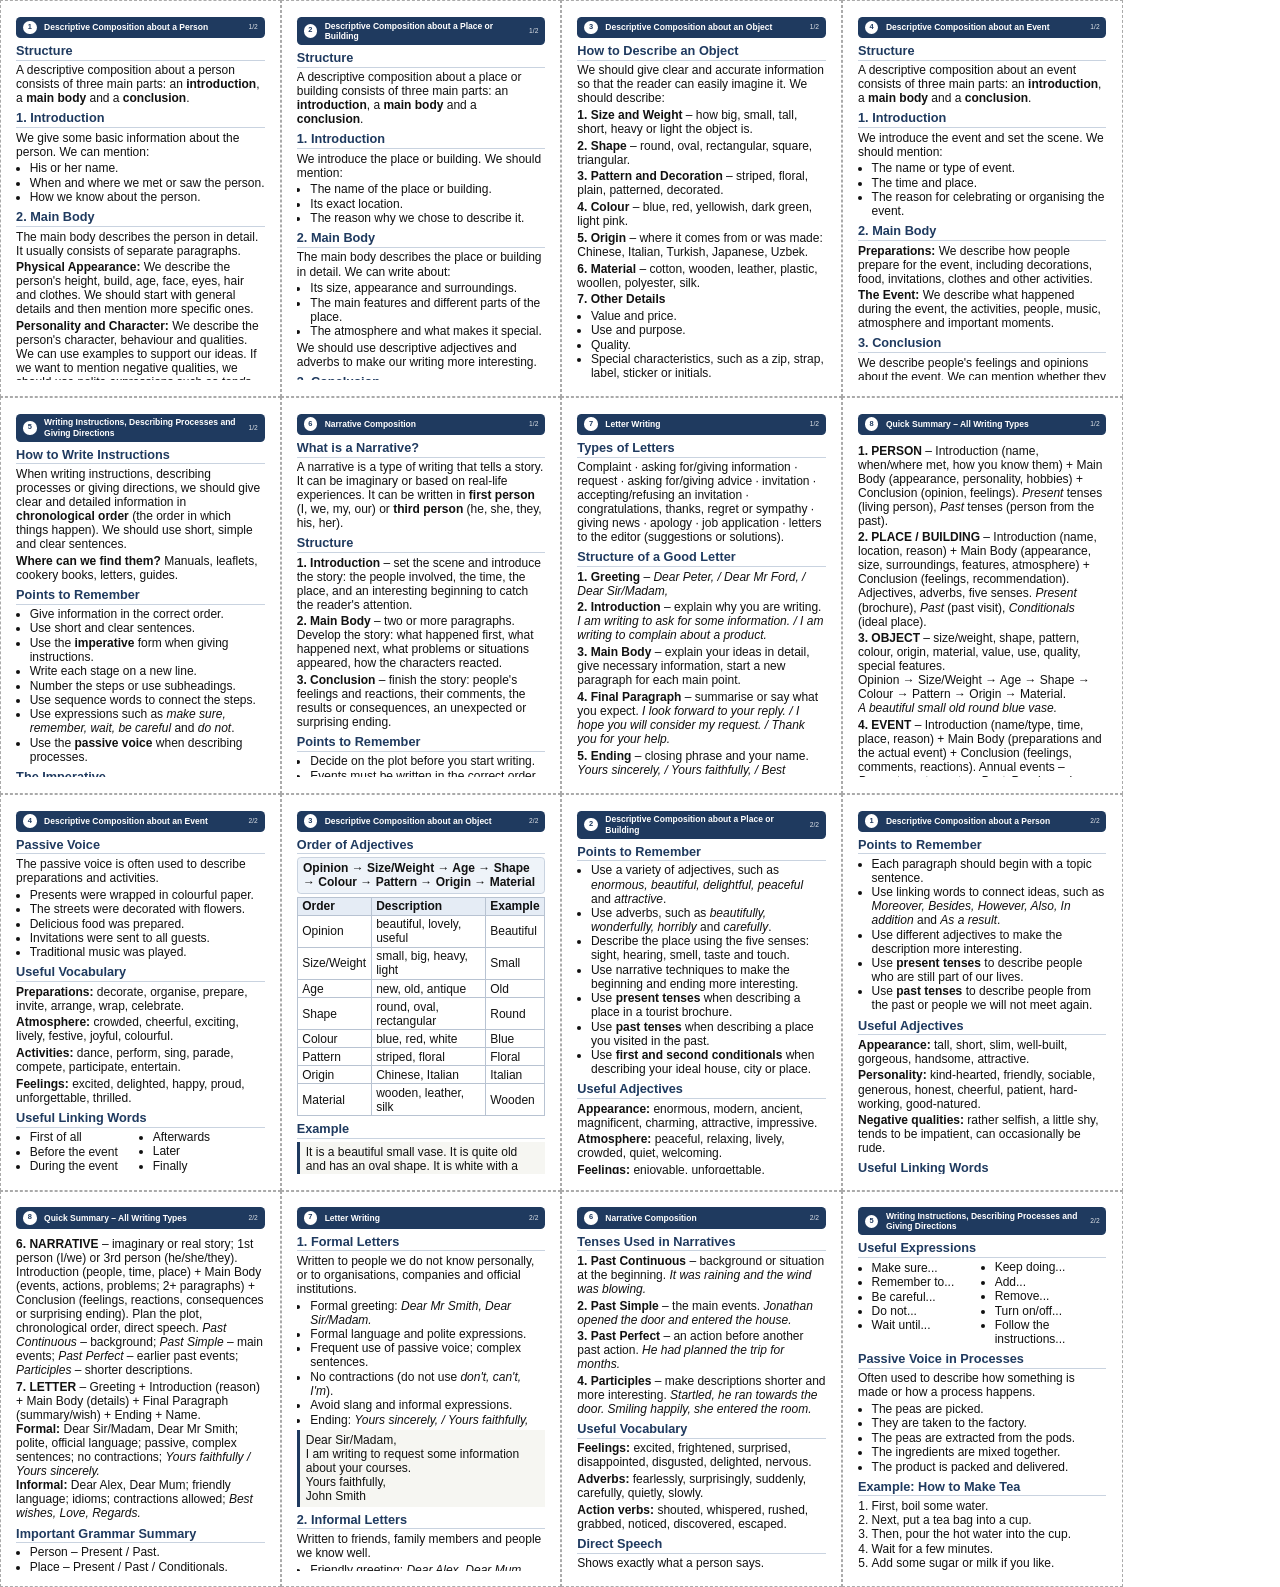
<file: writing-cards/writing-cards-A7.html>
<!doctype html><html><head><meta charset="utf-8"><title>Writing Cards</title><style>
@page{size:297mm 210mm;margin:0}
*{box-sizing:border-box;margin:0;padding:0}
html,body{background:#fff}
body{font-family:"Liberation Sans",Arial,sans-serif;color:#111}
.sheet{width:297mm;height:210mm;display:grid;grid-template-columns:repeat(4,74.25mm);grid-template-rows:repeat(2,105mm);page-break-after:always;break-after:page;overflow:hidden}
.cell{width:74.25mm;height:105mm;border:.25mm dashed #aaa;padding:4.2mm 4mm;position:relative;display:flex;flex-direction:column;overflow:hidden}
.head{background:#1f3a5f;color:#fff;border-radius:1.2mm;padding:1mm 1.8mm;font-weight:700;font-size:6.4pt;line-height:1.2;display:flex;gap:2mm;align-items:center;flex:none}
.head .no{background:#fff;color:#1f3a5f;border-radius:50%;min-width:3.6mm;height:3.6mm;display:flex;align-items:center;justify-content:center;font-size:5.6pt}
.head .side{margin-left:auto;font-weight:400;font-size:5pt;opacity:.85;white-space:nowrap}
.body{flex:1;min-height:0;overflow:hidden;margin-top:1.6mm;line-height:1.17}
.body p{margin:.7mm 0}
.body h3{font-size:1.06em;color:#1f3a5f;border-bottom:.2mm solid #c9d3e0;margin:1.6mm 0 .6mm;padding-bottom:.2mm}
.body h3:first-child{margin-top:0}
.body ul,.body ol{margin:.3mm 0 .6mm 3.6mm}
.body li{margin:.1mm 0}
.body ul.cols{columns:2;column-gap:3mm;margin-left:3.6mm}
.body ul.cols li{break-inside:avoid}
.body .box{background:#eef3f9;border:.2mm solid #c9d3e0;padding:.9mm 1.4mm;border-radius:1mm;font-weight:700}
.body .ex{background:#f6f6f2;border-left:.8mm solid #1f3a5f;padding:.9mm 1.6mm;margin:.8mm 0}
.body table{border-collapse:collapse;width:100%;margin:.8mm 0}
.body td,.body th{border:.2mm solid #b8c3d2;padding:.4mm 1.2mm;text-align:left}
.body th{background:#e5ecf5}
</style></head><body><div class="sheet"><div class="cell"><div class="head"><span class="no">1</span><span>Descriptive Composition about a Person</span><span class="side">1/2</span></div><div class="body" data-card="1" style="font-size:9pt"><div class="inner">
<h3>Structure</h3>
<p>A descriptive composition about a person consists of three main parts: an <b>introduction</b>, a <b>main body</b> and a <b>conclusion</b>.</p>
<h3>1. Introduction</h3>
<p>We give some basic information about the person. We can mention:</p>
<ul><li>His or her name.</li><li>When and where we met or saw the person.</li><li>How we know about the person.</li></ul>
<h3>2. Main Body</h3>
<p>The main body describes the person in detail. It usually consists of separate paragraphs.</p>
<p><b>Physical Appearance:</b> We describe the person's height, build, age, face, eyes, hair and clothes. We should start with general details and then mention more specific ones.</p>
<p><b>Personality and Character:</b> We describe the person's character, behaviour and qualities. We can use examples to support our ideas. If we want to mention negative qualities, we should use polite expressions such as <i>tends to, seems to, is rather</i> or <i>can occasionally be</i>.</p>
<p><b>Hobbies, Interests and Daily Activities:</b> We write about what the person likes doing in their free time, their hobbies, interests and everyday activities.</p>
<h3>3. Conclusion</h3>
<p>We give our personal opinion about the person. We can also express our feelings, explain why we admire them or say why they are important to us.</p></div></div></div><div class="cell"><div class="head"><span class="no">2</span><span>Descriptive Composition about a Place or Building</span><span class="side">1/2</span></div><div class="body" data-card="2" style="font-size:9pt"><div class="inner">
<h3>Structure</h3>
<p>A descriptive composition about a place or building consists of three main parts: an <b>introduction</b>, a <b>main body</b> and a <b>conclusion</b>.</p>
<h3>1. Introduction</h3>
<p>We introduce the place or building. We should mention:</p>
<ul><li>The name of the place or building.</li><li>Its exact location.</li><li>The reason why we chose to describe it.</li></ul>
<h3>2. Main Body</h3>
<p>The main body describes the place or building in detail. We can write about:</p>
<ul><li>Its size, appearance and surroundings.</li><li>The main features and different parts of the place.</li><li>The atmosphere and what makes it special.</li></ul>
<p>We should use descriptive adjectives and adverbs to make our writing more interesting.</p>
<h3>3. Conclusion</h3>
<p>We express our feelings and final thoughts about the place. We can also give a recommendation and explain why other people should visit it.</p>
<h3>The Five Senses</h3>
<ul><li><b>Sight:</b> What can you see?</li><li><b>Hearing:</b> What can you hear?</li><li><b>Smell:</b> What can you smell?</li><li><b>Taste:</b> What can you taste?</li><li><b>Touch:</b> What can you feel?</li></ul></div></div></div><div class="cell"><div class="head"><span class="no">3</span><span>Descriptive Composition about an Object</span><span class="side">1/2</span></div><div class="body" data-card="3" style="font-size:9pt"><div class="inner">
<h3>How to Describe an Object</h3>
<p>We should give clear and accurate information so that the reader can easily imagine it. We should describe:</p>
<p><b>1. Size and Weight</b> – how big, small, tall, short, heavy or light the object is.</p>
<p><b>2. Shape</b> – round, oval, rectangular, square, triangular.</p>
<p><b>3. Pattern and Decoration</b> – striped, floral, plain, patterned, decorated.</p>
<p><b>4. Colour</b> – blue, red, yellowish, dark green, light pink.</p>
<p><b>5. Origin</b> – where it comes from or was made: Chinese, Italian, Turkish, Japanese, Uzbek.</p>
<p><b>6. Material</b> – cotton, wooden, leather, plastic, woollen, polyester, silk.</p>
<p><b>7. Other Details</b></p>
<ul><li>Value and price.</li><li>Use and purpose.</li><li>Quality.</li><li>Special characteristics, such as a zip, strap, label, sticker or initials.</li></ul>
<h3>Points to Remember</h3>
<ul><li>Give accurate and clear information.</li><li>Use a variety of adjectives.</li><li>Follow the correct order of adjectives.</li><li>Do not use all adjectives in one sentence because it may sound unnatural.</li><li>Write information in different sentences.</li><li>Mention the object's use, quality, value and special features when necessary.</li></ul></div></div></div><div class="cell"><div class="head"><span class="no">4</span><span>Descriptive Composition about an Event</span><span class="side">1/2</span></div><div class="body" data-card="4" style="font-size:9pt"><div class="inner">
<h3>Structure</h3>
<p>A descriptive composition about an event consists of three main parts: an <b>introduction</b>, a <b>main body</b> and a <b>conclusion</b>.</p>
<h3>1. Introduction</h3>
<p>We introduce the event and set the scene. We should mention:</p>
<ul><li>The name or type of event.</li><li>The time and place.</li><li>The reason for celebrating or organising the event.</li></ul>
<h3>2. Main Body</h3>
<p><b>Preparations:</b> We describe how people prepare for the event, including decorations, food, invitations, clothes and other activities.</p>
<p><b>The Event:</b> We describe what happened during the event, the activities, people, music, atmosphere and important moments.</p>
<h3>3. Conclusion</h3>
<p>We describe people's feelings and opinions about the event. We can mention whether they enjoyed it, what they said and whether it was memorable.</p>
<h3>Points to Remember</h3>
<ul>
<li>Use <b>present tenses</b> for annual events that happen every year.</li>
<li>Use <b>past tenses</b> for an event you attended in the past.</li>
<li>Use <b>passive voice</b> to describe preparations and activities.</li>
<li>Use narrative techniques to make the description more interesting.</li>
<li>Use a variety of descriptive adjectives to describe the atmosphere.</li>
<li>Describe people's actions, feelings and reactions.</li>
</ul></div></div></div><div class="cell"><div class="head"><span class="no">5</span><span>Writing Instructions, Describing Processes and Giving Directions</span><span class="side">1/2</span></div><div class="body" data-card="5" style="font-size:9pt"><div class="inner">
<h3>How to Write Instructions</h3>
<p>When writing instructions, describing processes or giving directions, we should give clear and detailed information in <b>chronological order</b> (the order in which things happen). We should use short, simple and clear sentences.</p>
<p><b>Where can we find them?</b> Manuals, leaflets, cookery books, letters, guides.</p>
<h3>Points to Remember</h3>
<ul>
<li>Give information in the correct order.</li>
<li>Use short and clear sentences.</li>
<li>Use the <b>imperative</b> form when giving instructions.</li>
<li>Write each stage on a new line.</li>
<li>Number the steps or use subheadings.</li>
<li>Use sequence words to connect the steps.</li>
<li>Use expressions such as <i>make sure, remember, wait, be careful</i> and <i>do not</i>.</li>
<li>Use the <b>passive voice</b> when describing processes.</li>
</ul>
<h3>The Imperative</h3>
<p>Used to give instructions or commands. It usually starts with a verb.</p>
<ul class="cols"><li>Open the door.</li><li>Add some sugar.</li><li>Mix the ingredients.</li><li>Turn off the machine.</li><li>Do not touch the button.</li><li>Be careful!</li></ul>
<h3>Sequence Words</h3>
<p>First · Then · Next · After that · Before · As soon as · Meanwhile · Until · Finally</p></div></div></div><div class="cell"><div class="head"><span class="no">6</span><span>Narrative Composition</span><span class="side">1/2</span></div><div class="body" data-card="6" style="font-size:9pt"><div class="inner">
<h3>What is a Narrative?</h3>
<p>A narrative is a type of writing that tells a story. It can be imaginary or based on real-life experiences. It can be written in <b>first person</b> (I, we, my, our) or <b>third person</b> (he, she, they, his, her).</p>
<h3>Structure</h3>
<p><b>1. Introduction</b> – set the scene and introduce the story: the people involved, the time, the place, and an interesting beginning to catch the reader's attention.</p>
<p><b>2. Main Body</b> – two or more paragraphs. Develop the story: what happened first, what happened next, what problems or situations appeared, how the characters reacted.</p>
<p><b>3. Conclusion</b> – finish the story: people's feelings and reactions, their comments, the results or consequences, an unexpected or surprising ending.</p>
<h3>Points to Remember</h3>
<ul>
<li>Decide on the plot before you start writing.</li>
<li>Events must be written in the correct order.</li>
<li>Use time expressions to connect events.</li>
<li>Use different adjectives and adverbs.</li>
<li>Use direct speech to make conversations more realistic.</li>
<li>Use a variety of verbs to describe actions.</li>
<li>Add descriptions of people, places and objects when necessary.</li>
<li>Create an interesting and memorable ending.</li>
</ul>
<h3>Sequence Words</h3>
<p>At first · Before · Until · While · During · Meanwhile · Then · After that · Suddenly · Eventually · Finally</p></div></div></div><div class="cell"><div class="head"><span class="no">7</span><span>Letter Writing</span><span class="side">1/2</span></div><div class="body" data-card="7" style="font-size:9pt"><div class="inner">
<h3>Types of Letters</h3>
<p>Complaint · asking for/giving information · request · asking for/giving advice · invitation · accepting/refusing an invitation · congratulations, thanks, regret or sympathy · giving news · apology · job application · letters to the editor (suggestions or solutions).</p>
<h3>Structure of a Good Letter</h3>
<p><b>1. Greeting</b> – <i>Dear Peter, / Dear Mr Ford, / Dear Sir/Madam,</i></p>
<p><b>2. Introduction</b> – explain why you are writing. <i>I am writing to ask for some information. / I am writing to complain about a product.</i></p>
<p><b>3. Main Body</b> – explain your ideas in detail, give necessary information, start a new paragraph for each main point.</p>
<p><b>4. Final Paragraph</b> – summarise or say what you expect. <i>I look forward to your reply. / I hope you will consider my request. / Thank you for your help.</i></p>
<p><b>5. Ending</b> – closing phrase and your name. <i>Yours sincerely, / Yours faithfully, / Best wishes, / Love,</i></p>
<h3>Useful Expressions</h3>
<p><b>Starting:</b> I am writing to... / I would like to... / How are you? / I hope you are doing well.</p>
<p><b>Giving information:</b> I would like to inform you that... / I am pleased to tell you that... / As you may know...</p>
<h3>Formal vs Informal</h3>
<table>
<tr><th>Formal Letters</th><th>Informal Letters</th></tr>
<tr><td>Official purpose</td><td>Personal purpose</td></tr>
<tr><td>Polite language</td><td>Friendly language</td></tr>
<tr><td>No contractions</td><td>Contractions allowed</td></tr>
<tr><td>Complex sentences</td><td>Simple sentences</td></tr>
<tr><td>Dear Sir/Madam</td><td>Dear Alex</td></tr>
<tr><td>Yours faithfully</td><td>Best wishes / Love</td></tr>
</table></div></div></div><div class="cell"><div class="head"><span class="no">8</span><span>Quick Summary – All Writing Types</span><span class="side">1/2</span></div><div class="body" data-card="8" style="font-size:9pt"><div class="inner">
<p><b>1. PERSON</b> – Introduction (name, when/where met, how you know them) + Main Body (appearance, personality, hobbies) + Conclusion (opinion, feelings). <i>Present</i> tenses (living person), <i>Past</i> tenses (person from the past).</p>
<p><b>2. PLACE / BUILDING</b> – Introduction (name, location, reason) + Main Body (appearance, size, surroundings, features, atmosphere) + Conclusion (feelings, recommendation). Adjectives, adverbs, five senses. <i>Present</i> (brochure), <i>Past</i> (past visit), <i>Conditionals</i> (ideal place).</p>
<p><b>3. OBJECT</b> – size/weight, shape, pattern, colour, origin, material, value, use, quality, special features.<br>Opinion → Size/Weight → Age → Shape → Colour → Pattern → Origin → Material.<br><i>A beautiful small old round blue vase.</i></p>
<p><b>4. EVENT</b> – Introduction (name/type, time, place, reason) + Main Body (preparations and the actual event) + Conclusion (feelings, comments, reactions). Annual events – <i>Present</i>; past events – <i>Past</i>. Passive voice, descriptive adjectives.</p>
<p><b>5. INSTRUCTIONS / PROCESSES / DIRECTIONS</b> – clear information in chronological order. Short, clear sentences; imperative for instructions; number each step; passive voice for processes. First, then, next, after that, as soon as, until, finally. Make sure, remember, wait, be careful, do not.</p></div></div></div></div><div class="sheet"><div class="cell"><div class="head"><span class="no">4</span><span>Descriptive Composition about an Event</span><span class="side">2/2</span></div><div class="body" data-card="4" style="font-size:9pt"><div class="inner">
<h3>Passive Voice</h3>
<p>The passive voice is often used to describe preparations and activities.</p>
<ul><li>Presents were wrapped in colourful paper.</li><li>The streets were decorated with flowers.</li><li>Delicious food was prepared.</li><li>Invitations were sent to all guests.</li><li>Traditional music was played.</li></ul>
<h3>Useful Vocabulary</h3>
<p><b>Preparations:</b> decorate, organise, prepare, invite, arrange, wrap, celebrate.</p>
<p><b>Atmosphere:</b> crowded, cheerful, exciting, lively, festive, joyful, colourful.</p>
<p><b>Activities:</b> dance, perform, sing, parade, compete, participate, entertain.</p>
<p><b>Feelings:</b> excited, delighted, happy, proud, unforgettable, thrilled.</p>
<h3>Useful Linking Words</h3>
<ul class="cols"><li>First of all</li><li>Before the event</li><li>During the event</li><li>Meanwhile</li><li>Afterwards</li><li>Later</li><li>Finally</li><li>In conclusion</li></ul>
<h3>Example of Descriptive Language</h3>
<p class="ex">During the carnival, onlookers line the crowded streets, clapping and cheering as they watch the brightly coloured floats and exotically dressed dancers go by. The sound of traditional music fills the air, creating a lively and unforgettable atmosphere.</p></div></div></div><div class="cell"><div class="head"><span class="no">3</span><span>Descriptive Composition about an Object</span><span class="side">2/2</span></div><div class="body" data-card="3" style="font-size:9pt"><div class="inner">
<h3>Order of Adjectives</h3>
<p class="box">Opinion → Size/Weight → Age → Shape → Colour → Pattern → Origin → Material</p>
<table>
<tr><th>Order</th><th>Description</th><th>Example</th></tr>
<tr><td>Opinion</td><td>beautiful, lovely, useful</td><td>Beautiful</td></tr>
<tr><td>Size/Weight</td><td>small, big, heavy, light</td><td>Small</td></tr>
<tr><td>Age</td><td>new, old, antique</td><td>Old</td></tr>
<tr><td>Shape</td><td>round, oval, rectangular</td><td>Round</td></tr>
<tr><td>Colour</td><td>blue, red, white</td><td>Blue</td></tr>
<tr><td>Pattern</td><td>striped, floral</td><td>Floral</td></tr>
<tr><td>Origin</td><td>Chinese, Italian</td><td>Italian</td></tr>
<tr><td>Material</td><td>wooden, leather, silk</td><td>Wooden</td></tr>
</table>
<h3>Example</h3>
<p class="ex">It is a beautiful small vase. It is quite old and has an oval shape. It is white with a delicate floral pattern. It is made of china and comes from Italy. It is quite valuable and is used for decoration.</p></div></div></div><div class="cell"><div class="head"><span class="no">2</span><span>Descriptive Composition about a Place or Building</span><span class="side">2/2</span></div><div class="body" data-card="2" style="font-size:9pt"><div class="inner">
<h3>Points to Remember</h3>
<ul>
<li>Use a variety of adjectives, such as <i>enormous, beautiful, delightful, peaceful</i> and <i>attractive</i>.</li>
<li>Use adverbs, such as <i>beautifully, wonderfully, horribly</i> and <i>carefully</i>.</li>
<li>Describe the place using the five senses: sight, hearing, smell, taste and touch.</li>
<li>Use narrative techniques to make the beginning and ending more interesting.</li>
<li>Use <b>present tenses</b> when describing a place in a tourist brochure.</li>
<li>Use <b>past tenses</b> when describing a place you visited in the past.</li>
<li>Use <b>first and second conditionals</b> when describing your ideal house, city or place.</li>
</ul>
<h3>Useful Adjectives</h3>
<p><b>Appearance:</b> enormous, modern, ancient, magnificent, charming, attractive, impressive.</p>
<p><b>Atmosphere:</b> peaceful, relaxing, lively, crowded, quiet, welcoming.</p>
<p><b>Feelings:</b> enjoyable, unforgettable, fascinating, wonderful, delightful.</p>
<h3>Useful Linking Words</h3>
<ul class="cols"><li>First of all</li><li>Moreover</li><li>Besides</li><li>In addition</li><li>Furthermore</li><li>However</li><li>For example</li><li>Finally</li><li>In conclusion</li></ul></div></div></div><div class="cell"><div class="head"><span class="no">1</span><span>Descriptive Composition about a Person</span><span class="side">2/2</span></div><div class="body" data-card="1" style="font-size:9pt"><div class="inner">
<h3>Points to Remember</h3>
<ul>
<li>Each paragraph should begin with a topic sentence.</li>
<li>Use linking words to connect ideas, such as <i>Moreover, Besides, However, Also, In addition</i> and <i>As a result</i>.</li>
<li>Use different adjectives to make the description more interesting.</li>
<li>Use <b>present tenses</b> to describe people who are still part of our lives.</li>
<li>Use <b>past tenses</b> to describe people from the past or people we will not meet again.</li>
</ul>
<h3>Useful Adjectives</h3>
<p><b>Appearance:</b> tall, short, slim, well-built, gorgeous, handsome, attractive.</p>
<p><b>Personality:</b> kind-hearted, friendly, sociable, generous, honest, cheerful, patient, hard-working, good-natured.</p>
<p><b>Negative qualities:</b> rather selfish, a little shy, tends to be impatient, can occasionally be rude.</p>
<h3>Useful Linking Words</h3>
<ul class="cols"><li>First of all</li><li>Moreover</li><li>Besides</li><li>In addition</li><li>However</li><li>For example</li><li>As a result</li><li>In conclusion</li><li>In my opinion</li></ul></div></div></div><div class="cell"><div class="head"><span class="no">8</span><span>Quick Summary – All Writing Types</span><span class="side">2/2</span></div><div class="body" data-card="8" style="font-size:9pt"><div class="inner">
<p><b>6. NARRATIVE</b> – imaginary or real story; 1st person (I/we) or 3rd person (he/she/they). Introduction (people, time, place) + Main Body (events, actions, problems; 2+ paragraphs) + Conclusion (feelings, reactions, consequences or surprising ending). Plan the plot, chronological order, direct speech. <i>Past Continuous</i> – background; <i>Past Simple</i> – main events; <i>Past Perfect</i> – earlier past events; <i>Participles</i> – shorter descriptions.</p>
<p><b>7. LETTER</b> – Greeting + Introduction (reason) + Main Body (details) + Final Paragraph (summary/wish) + Ending + Name.<br><b>Formal:</b> Dear Sir/Madam, Dear Mr Smith; polite, official language; passive, complex sentences; no contractions; <i>Yours faithfully / Yours sincerely.</i><br><b>Informal:</b> Dear Alex, Dear Mum; friendly language; idioms; contractions allowed; <i>Best wishes, Love, Regards.</i></p>
<h3>Important Grammar Summary</h3>
<ul>
<li>Person – Present / Past.</li>
<li>Place – Present / Past / Conditionals.</li>
<li>Object – Adjective order.</li>
<li>Event – Present / Past / Passive.</li>
<li>Instructions – Imperative / Passive.</li>
<li>Narrative – Past Continuous / Past Simple / Past Perfect.</li>
<li>Letters – Formal / Informal style.</li>
</ul>
<h3>Main Structures</h3>
<ul>
<li>Descriptive writing → Introduction + Main Body + Conclusion.</li>
<li>Narrative → Setting + Events + Ending.</li>
<li>Instructions → Steps in chronological order.</li>
<li>Letter → Greeting + Body + Ending.</li>
</ul></div></div></div><div class="cell"><div class="head"><span class="no">7</span><span>Letter Writing</span><span class="side">2/2</span></div><div class="body" data-card="7" style="font-size:9pt"><div class="inner">
<h3>1. Formal Letters</h3>
<p>Written to people we do not know personally, or to organisations, companies and official institutions.</p>
<ul>
<li>Formal greeting: <i>Dear Mr Smith, Dear Sir/Madam.</i></li>
<li>Formal language and polite expressions.</li>
<li>Frequent use of passive voice; complex sentences.</li>
<li>No contractions (do not use <i>don't, can't, I'm</i>).</li>
<li>Avoid slang and informal expressions.</li>
<li>Ending: <i>Yours sincerely, / Yours faithfully,</i></li>
</ul>
<p class="ex">Dear Sir/Madam,<br>I am writing to request some information about your courses.<br>Yours faithfully,<br>John Smith</p>
<h3>2. Informal Letters</h3>
<p>Written to friends, family members and people we know well.</p>
<ul>
<li>Friendly greeting: <i>Dear Alex, Dear Mum.</i></li>
<li>Informal, natural language; idioms and everyday expressions.</li>
<li>Contractions are allowed (<i>I'm, don't, can't</i>).</li>
<li>Short, simple sentences; friendly, personal tone.</li>
<li>Ending: <i>Best wishes, / Love, / Regards, / Yours,</i></li>
</ul>
<p class="ex">Dear Alex,<br>How are you? I hope everything is going well. I wanted to tell you about my new university.<br>Best wishes,<br>Anthony</p>
<h3>Ending a Letter</h3>
<p><b>Ending:</b> I look forward to hearing from you. / Thank you for your time. / I hope to hear from you soon. / Take care.</p></div></div></div><div class="cell"><div class="head"><span class="no">6</span><span>Narrative Composition</span><span class="side">2/2</span></div><div class="body" data-card="6" style="font-size:9pt"><div class="inner">
<h3>Tenses Used in Narratives</h3>
<p><b>1. Past Continuous</b> – background or situation at the beginning. <i>It was raining and the wind was blowing.</i></p>
<p><b>2. Past Simple</b> – the main events. <i>Jonathan opened the door and entered the house.</i></p>
<p><b>3. Past Perfect</b> – an action before another past action. <i>He had planned the trip for months.</i></p>
<p><b>4. Participles</b> – make descriptions shorter and more interesting. <i>Startled, he ran towards the door. Smiling happily, she entered the room.</i></p>
<h3>Useful Vocabulary</h3>
<p><b>Feelings:</b> excited, frightened, surprised, disappointed, disgusted, delighted, nervous.</p>
<p><b>Adverbs:</b> fearlessly, surprisingly, suddenly, carefully, quietly, slowly.</p>
<p><b>Action verbs:</b> shouted, whispered, rushed, grabbed, noticed, discovered, escaped.</p>
<h3>Direct Speech</h3>
<p>Shows exactly what a person says.</p>
<ul><li>"What happened?" she asked.</li><li>"I don't know," he replied.</li><li>"Be careful!" shouted John.</li></ul>
<h3>Tips for a Good Narrative</h3>
<ul><li>Start with an interesting sentence.</li><li>Make the story easy to follow.</li><li>Use different sentence structures.</li><li>Describe feelings and actions.</li><li>Use suitable tenses.</li><li>Finish with a memorable ending.</li></ul></div></div></div><div class="cell"><div class="head"><span class="no">5</span><span>Writing Instructions, Describing Processes and Giving Directions</span><span class="side">2/2</span></div><div class="body" data-card="5" style="font-size:9pt"><div class="inner">
<h3>Useful Expressions</h3>
<ul class="cols"><li>Make sure...</li><li>Remember to...</li><li>Be careful...</li><li>Do not...</li><li>Wait until...</li><li>Keep doing...</li><li>Add...</li><li>Remove...</li><li>Turn on/off...</li><li>Follow the instructions...</li></ul>
<h3>Passive Voice in Processes</h3>
<p>Often used to describe how something is made or how a process happens.</p>
<ul><li>The peas are picked.</li><li>They are taken to the factory.</li><li>The peas are extracted from the pods.</li><li>The ingredients are mixed together.</li><li>The product is packed and delivered.</li></ul>
<h3>Example: How to Make Tea</h3>
<ol>
<li>First, boil some water.</li>
<li>Next, put a tea bag into a cup.</li>
<li>Then, pour the hot water into the cup.</li>
<li>Wait for a few minutes.</li>
<li>Add some sugar or milk if you like.</li>
<li>Finally, remove the tea bag and enjoy your tea.</li>
</ol></div></div></div></div></body></html>
</file>
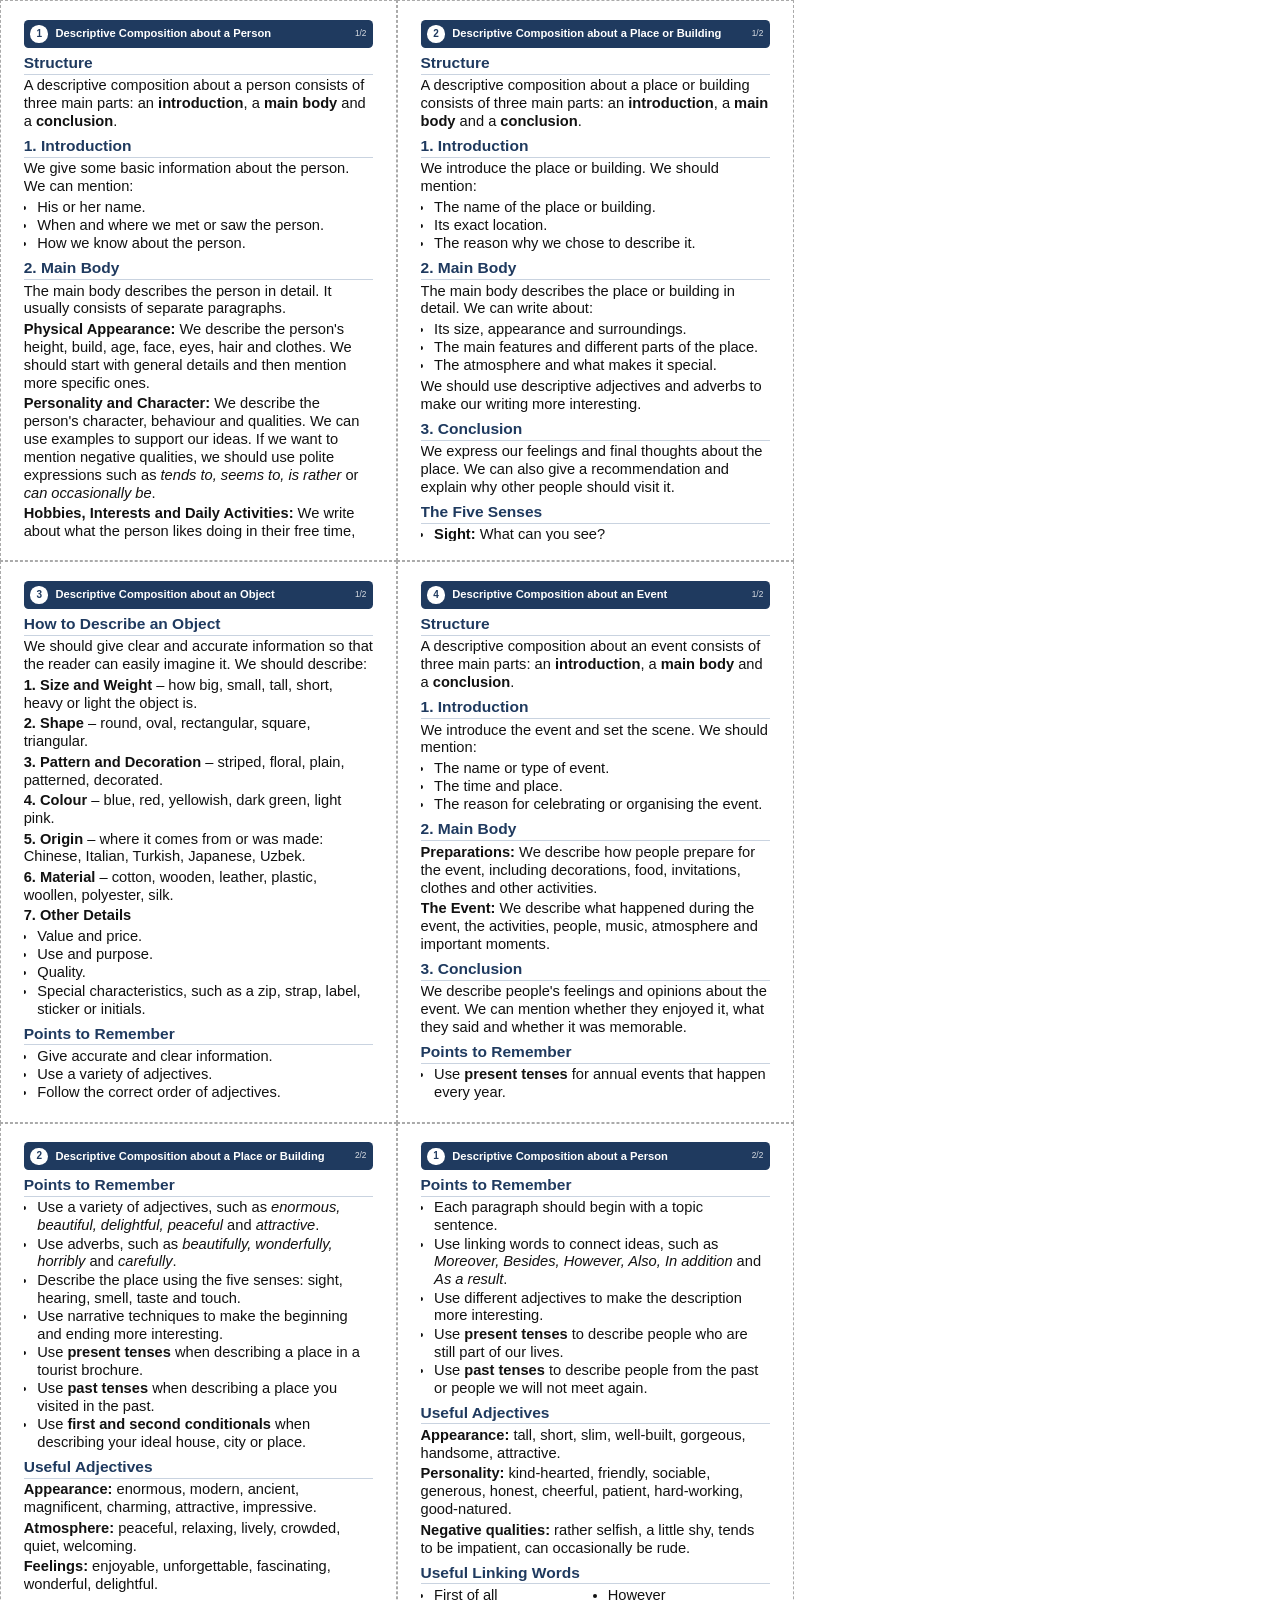
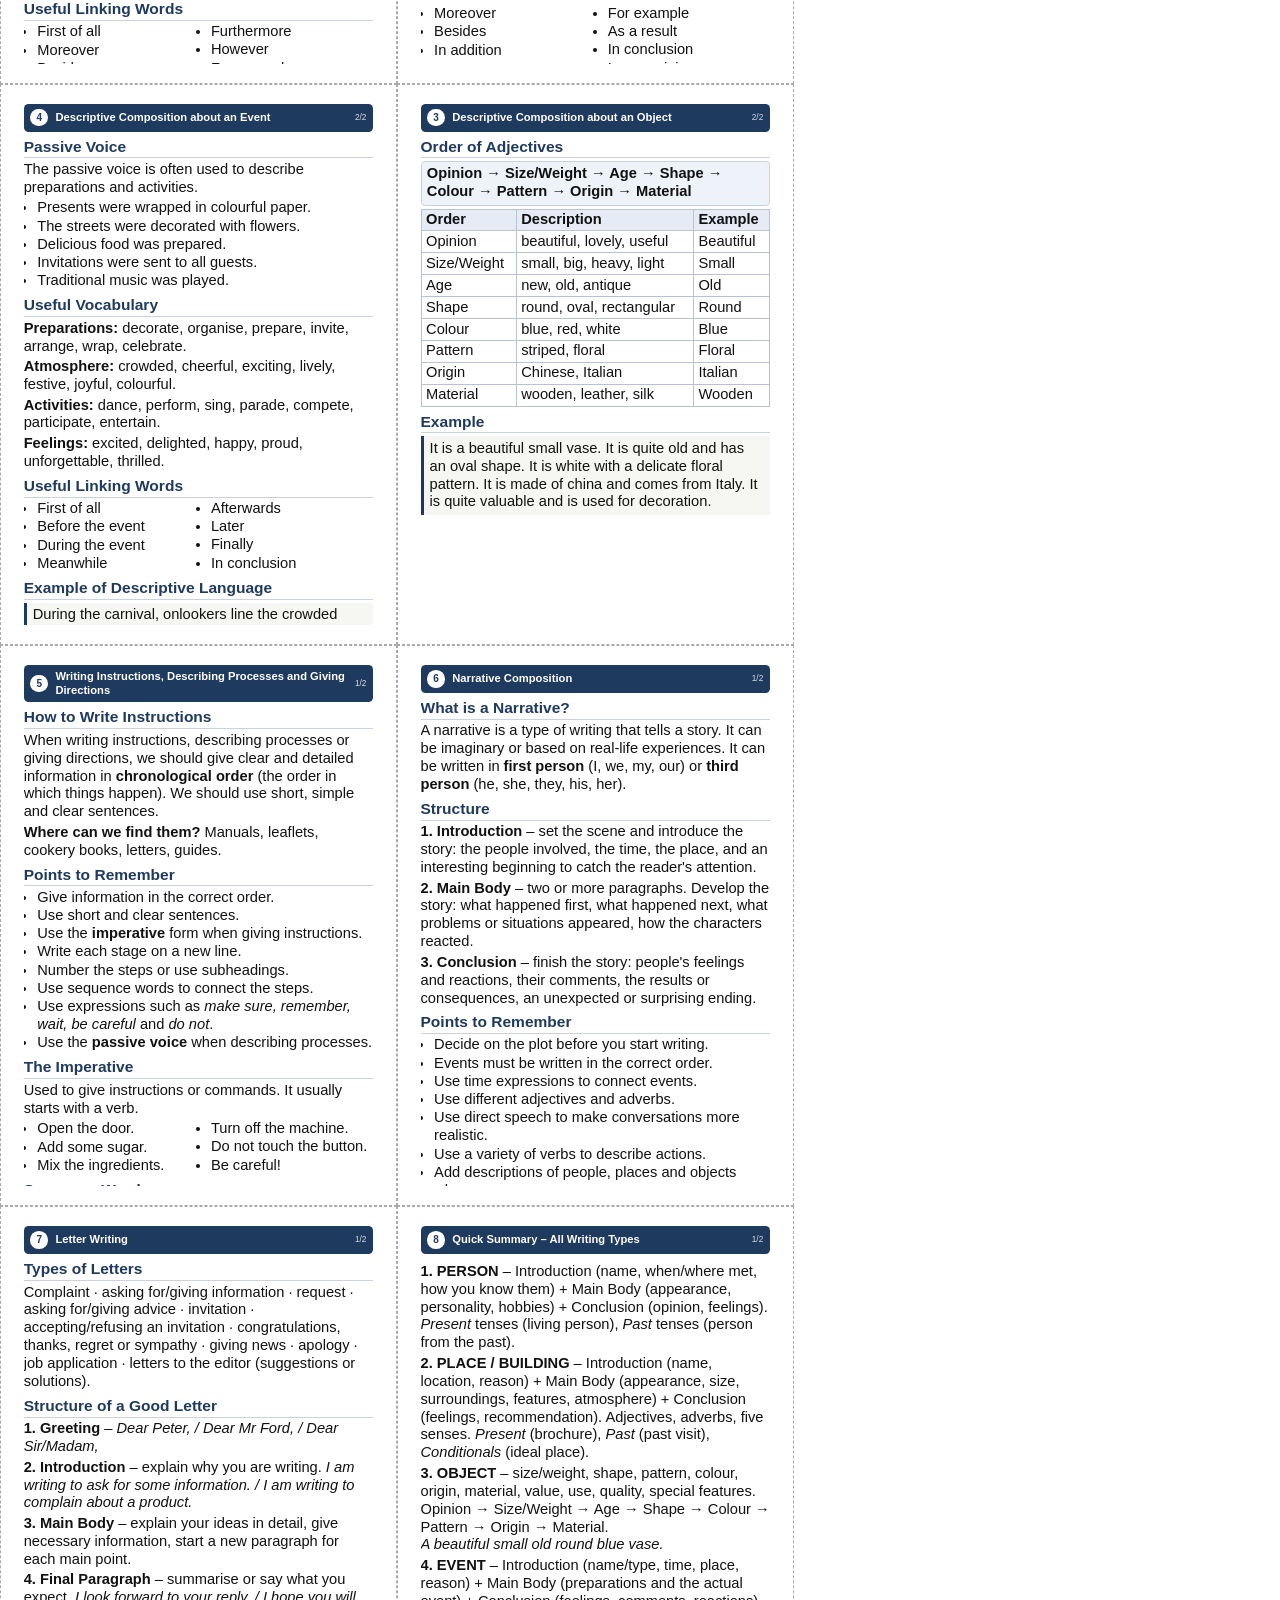
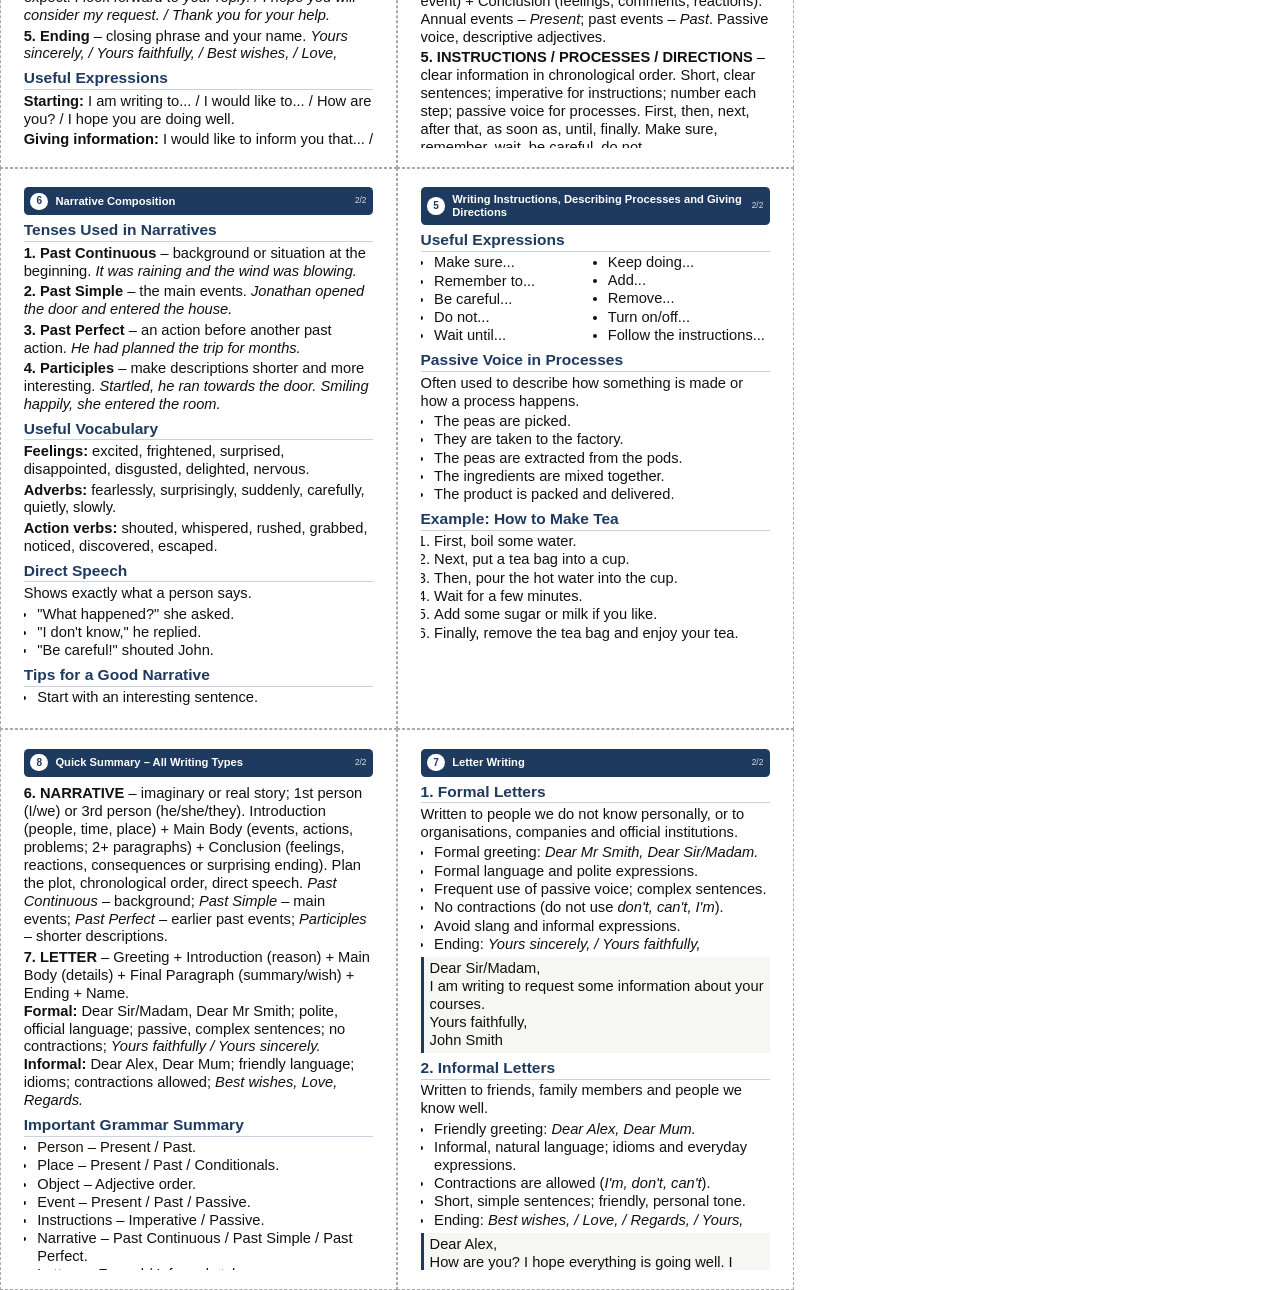
<file: writing-cards/writing-cards.html>
<!doctype html><html><head><meta charset="utf-8"><title>Writing Cards</title><style>
@page{size:210mm 297mm;margin:0}
*{box-sizing:border-box;margin:0;padding:0}
html,body{background:#fff}
body{font-family:"Liberation Sans",Arial,sans-serif;color:#111}
.sheet{width:210mm;height:297mm;display:grid;grid-template-columns:repeat(2,105mm);grid-template-rows:repeat(2,148.5mm);page-break-after:always;break-after:page;overflow:hidden}
.cell{width:105mm;height:148.5mm;border:.25mm dashed #aaa;padding:5mm 6mm;position:relative;display:flex;flex-direction:column;overflow:hidden}
.head{background:#1f3a5f;color:#fff;border-radius:1.2mm;padding:1.4mm 1.8mm;font-weight:700;font-size:8.4pt;line-height:1.2;display:flex;gap:2mm;align-items:center;flex:none}
.head .no{background:#fff;color:#1f3a5f;border-radius:50%;min-width:4.6mm;height:4.6mm;display:flex;align-items:center;justify-content:center;font-size:7.5pt}
.head .side{margin-left:auto;font-weight:400;font-size:6.2pt;opacity:.85;white-space:nowrap}
.body{flex:1;min-height:0;overflow:hidden;margin-top:1.6mm;line-height:1.22}
.body p{margin:.7mm 0}
.body h3{font-size:1.06em;color:#1f3a5f;border-bottom:.2mm solid #c9d3e0;margin:1.6mm 0 .6mm;padding-bottom:.2mm}
.body h3:first-child{margin-top:0}
.body ul,.body ol{margin:.3mm 0 .6mm 3.6mm}
.body li{margin:.1mm 0}
.body ul.cols{columns:2;column-gap:3mm;margin-left:3.6mm}
.body ul.cols li{break-inside:avoid}
.body .box{background:#eef3f9;border:.2mm solid #c9d3e0;padding:.9mm 1.4mm;border-radius:1mm;font-weight:700}
.body .ex{background:#f6f6f2;border-left:.8mm solid #1f3a5f;padding:.9mm 1.6mm;margin:.8mm 0}
.body table{border-collapse:collapse;width:100%;margin:.8mm 0}
.body td,.body th{border:.2mm solid #b8c3d2;padding:.4mm 1.2mm;text-align:left}
.body th{background:#e5ecf5}
</style></head><body><div class="sheet"><div class="cell"><div class="head"><span class="no">1</span><span>Descriptive Composition about a Person</span><span class="side">1/2</span></div><div class="body" data-card="1" style="font-size:11pt"><div class="inner">
<h3>Structure</h3>
<p>A descriptive composition about a person consists of three main parts: an <b>introduction</b>, a <b>main body</b> and a <b>conclusion</b>.</p>
<h3>1. Introduction</h3>
<p>We give some basic information about the person. We can mention:</p>
<ul><li>His or her name.</li><li>When and where we met or saw the person.</li><li>How we know about the person.</li></ul>
<h3>2. Main Body</h3>
<p>The main body describes the person in detail. It usually consists of separate paragraphs.</p>
<p><b>Physical Appearance:</b> We describe the person's height, build, age, face, eyes, hair and clothes. We should start with general details and then mention more specific ones.</p>
<p><b>Personality and Character:</b> We describe the person's character, behaviour and qualities. We can use examples to support our ideas. If we want to mention negative qualities, we should use polite expressions such as <i>tends to, seems to, is rather</i> or <i>can occasionally be</i>.</p>
<p><b>Hobbies, Interests and Daily Activities:</b> We write about what the person likes doing in their free time, their hobbies, interests and everyday activities.</p>
<h3>3. Conclusion</h3>
<p>We give our personal opinion about the person. We can also express our feelings, explain why we admire them or say why they are important to us.</p></div></div></div><div class="cell"><div class="head"><span class="no">2</span><span>Descriptive Composition about a Place or Building</span><span class="side">1/2</span></div><div class="body" data-card="2" style="font-size:11pt"><div class="inner">
<h3>Structure</h3>
<p>A descriptive composition about a place or building consists of three main parts: an <b>introduction</b>, a <b>main body</b> and a <b>conclusion</b>.</p>
<h3>1. Introduction</h3>
<p>We introduce the place or building. We should mention:</p>
<ul><li>The name of the place or building.</li><li>Its exact location.</li><li>The reason why we chose to describe it.</li></ul>
<h3>2. Main Body</h3>
<p>The main body describes the place or building in detail. We can write about:</p>
<ul><li>Its size, appearance and surroundings.</li><li>The main features and different parts of the place.</li><li>The atmosphere and what makes it special.</li></ul>
<p>We should use descriptive adjectives and adverbs to make our writing more interesting.</p>
<h3>3. Conclusion</h3>
<p>We express our feelings and final thoughts about the place. We can also give a recommendation and explain why other people should visit it.</p>
<h3>The Five Senses</h3>
<ul><li><b>Sight:</b> What can you see?</li><li><b>Hearing:</b> What can you hear?</li><li><b>Smell:</b> What can you smell?</li><li><b>Taste:</b> What can you taste?</li><li><b>Touch:</b> What can you feel?</li></ul></div></div></div><div class="cell"><div class="head"><span class="no">3</span><span>Descriptive Composition about an Object</span><span class="side">1/2</span></div><div class="body" data-card="3" style="font-size:11pt"><div class="inner">
<h3>How to Describe an Object</h3>
<p>We should give clear and accurate information so that the reader can easily imagine it. We should describe:</p>
<p><b>1. Size and Weight</b> – how big, small, tall, short, heavy or light the object is.</p>
<p><b>2. Shape</b> – round, oval, rectangular, square, triangular.</p>
<p><b>3. Pattern and Decoration</b> – striped, floral, plain, patterned, decorated.</p>
<p><b>4. Colour</b> – blue, red, yellowish, dark green, light pink.</p>
<p><b>5. Origin</b> – where it comes from or was made: Chinese, Italian, Turkish, Japanese, Uzbek.</p>
<p><b>6. Material</b> – cotton, wooden, leather, plastic, woollen, polyester, silk.</p>
<p><b>7. Other Details</b></p>
<ul><li>Value and price.</li><li>Use and purpose.</li><li>Quality.</li><li>Special characteristics, such as a zip, strap, label, sticker or initials.</li></ul>
<h3>Points to Remember</h3>
<ul><li>Give accurate and clear information.</li><li>Use a variety of adjectives.</li><li>Follow the correct order of adjectives.</li><li>Do not use all adjectives in one sentence because it may sound unnatural.</li><li>Write information in different sentences.</li><li>Mention the object's use, quality, value and special features when necessary.</li></ul></div></div></div><div class="cell"><div class="head"><span class="no">4</span><span>Descriptive Composition about an Event</span><span class="side">1/2</span></div><div class="body" data-card="4" style="font-size:11pt"><div class="inner">
<h3>Structure</h3>
<p>A descriptive composition about an event consists of three main parts: an <b>introduction</b>, a <b>main body</b> and a <b>conclusion</b>.</p>
<h3>1. Introduction</h3>
<p>We introduce the event and set the scene. We should mention:</p>
<ul><li>The name or type of event.</li><li>The time and place.</li><li>The reason for celebrating or organising the event.</li></ul>
<h3>2. Main Body</h3>
<p><b>Preparations:</b> We describe how people prepare for the event, including decorations, food, invitations, clothes and other activities.</p>
<p><b>The Event:</b> We describe what happened during the event, the activities, people, music, atmosphere and important moments.</p>
<h3>3. Conclusion</h3>
<p>We describe people's feelings and opinions about the event. We can mention whether they enjoyed it, what they said and whether it was memorable.</p>
<h3>Points to Remember</h3>
<ul>
<li>Use <b>present tenses</b> for annual events that happen every year.</li>
<li>Use <b>past tenses</b> for an event you attended in the past.</li>
<li>Use <b>passive voice</b> to describe preparations and activities.</li>
<li>Use narrative techniques to make the description more interesting.</li>
<li>Use a variety of descriptive adjectives to describe the atmosphere.</li>
<li>Describe people's actions, feelings and reactions.</li>
</ul></div></div></div></div><div class="sheet"><div class="cell"><div class="head"><span class="no">2</span><span>Descriptive Composition about a Place or Building</span><span class="side">2/2</span></div><div class="body" data-card="2" style="font-size:11pt"><div class="inner">
<h3>Points to Remember</h3>
<ul>
<li>Use a variety of adjectives, such as <i>enormous, beautiful, delightful, peaceful</i> and <i>attractive</i>.</li>
<li>Use adverbs, such as <i>beautifully, wonderfully, horribly</i> and <i>carefully</i>.</li>
<li>Describe the place using the five senses: sight, hearing, smell, taste and touch.</li>
<li>Use narrative techniques to make the beginning and ending more interesting.</li>
<li>Use <b>present tenses</b> when describing a place in a tourist brochure.</li>
<li>Use <b>past tenses</b> when describing a place you visited in the past.</li>
<li>Use <b>first and second conditionals</b> when describing your ideal house, city or place.</li>
</ul>
<h3>Useful Adjectives</h3>
<p><b>Appearance:</b> enormous, modern, ancient, magnificent, charming, attractive, impressive.</p>
<p><b>Atmosphere:</b> peaceful, relaxing, lively, crowded, quiet, welcoming.</p>
<p><b>Feelings:</b> enjoyable, unforgettable, fascinating, wonderful, delightful.</p>
<h3>Useful Linking Words</h3>
<ul class="cols"><li>First of all</li><li>Moreover</li><li>Besides</li><li>In addition</li><li>Furthermore</li><li>However</li><li>For example</li><li>Finally</li><li>In conclusion</li></ul></div></div></div><div class="cell"><div class="head"><span class="no">1</span><span>Descriptive Composition about a Person</span><span class="side">2/2</span></div><div class="body" data-card="1" style="font-size:11pt"><div class="inner">
<h3>Points to Remember</h3>
<ul>
<li>Each paragraph should begin with a topic sentence.</li>
<li>Use linking words to connect ideas, such as <i>Moreover, Besides, However, Also, In addition</i> and <i>As a result</i>.</li>
<li>Use different adjectives to make the description more interesting.</li>
<li>Use <b>present tenses</b> to describe people who are still part of our lives.</li>
<li>Use <b>past tenses</b> to describe people from the past or people we will not meet again.</li>
</ul>
<h3>Useful Adjectives</h3>
<p><b>Appearance:</b> tall, short, slim, well-built, gorgeous, handsome, attractive.</p>
<p><b>Personality:</b> kind-hearted, friendly, sociable, generous, honest, cheerful, patient, hard-working, good-natured.</p>
<p><b>Negative qualities:</b> rather selfish, a little shy, tends to be impatient, can occasionally be rude.</p>
<h3>Useful Linking Words</h3>
<ul class="cols"><li>First of all</li><li>Moreover</li><li>Besides</li><li>In addition</li><li>However</li><li>For example</li><li>As a result</li><li>In conclusion</li><li>In my opinion</li></ul></div></div></div><div class="cell"><div class="head"><span class="no">4</span><span>Descriptive Composition about an Event</span><span class="side">2/2</span></div><div class="body" data-card="4" style="font-size:11pt"><div class="inner">
<h3>Passive Voice</h3>
<p>The passive voice is often used to describe preparations and activities.</p>
<ul><li>Presents were wrapped in colourful paper.</li><li>The streets were decorated with flowers.</li><li>Delicious food was prepared.</li><li>Invitations were sent to all guests.</li><li>Traditional music was played.</li></ul>
<h3>Useful Vocabulary</h3>
<p><b>Preparations:</b> decorate, organise, prepare, invite, arrange, wrap, celebrate.</p>
<p><b>Atmosphere:</b> crowded, cheerful, exciting, lively, festive, joyful, colourful.</p>
<p><b>Activities:</b> dance, perform, sing, parade, compete, participate, entertain.</p>
<p><b>Feelings:</b> excited, delighted, happy, proud, unforgettable, thrilled.</p>
<h3>Useful Linking Words</h3>
<ul class="cols"><li>First of all</li><li>Before the event</li><li>During the event</li><li>Meanwhile</li><li>Afterwards</li><li>Later</li><li>Finally</li><li>In conclusion</li></ul>
<h3>Example of Descriptive Language</h3>
<p class="ex">During the carnival, onlookers line the crowded streets, clapping and cheering as they watch the brightly coloured floats and exotically dressed dancers go by. The sound of traditional music fills the air, creating a lively and unforgettable atmosphere.</p></div></div></div><div class="cell"><div class="head"><span class="no">3</span><span>Descriptive Composition about an Object</span><span class="side">2/2</span></div><div class="body" data-card="3" style="font-size:11pt"><div class="inner">
<h3>Order of Adjectives</h3>
<p class="box">Opinion → Size/Weight → Age → Shape → Colour → Pattern → Origin → Material</p>
<table>
<tr><th>Order</th><th>Description</th><th>Example</th></tr>
<tr><td>Opinion</td><td>beautiful, lovely, useful</td><td>Beautiful</td></tr>
<tr><td>Size/Weight</td><td>small, big, heavy, light</td><td>Small</td></tr>
<tr><td>Age</td><td>new, old, antique</td><td>Old</td></tr>
<tr><td>Shape</td><td>round, oval, rectangular</td><td>Round</td></tr>
<tr><td>Colour</td><td>blue, red, white</td><td>Blue</td></tr>
<tr><td>Pattern</td><td>striped, floral</td><td>Floral</td></tr>
<tr><td>Origin</td><td>Chinese, Italian</td><td>Italian</td></tr>
<tr><td>Material</td><td>wooden, leather, silk</td><td>Wooden</td></tr>
</table>
<h3>Example</h3>
<p class="ex">It is a beautiful small vase. It is quite old and has an oval shape. It is white with a delicate floral pattern. It is made of china and comes from Italy. It is quite valuable and is used for decoration.</p></div></div></div></div><div class="sheet"><div class="cell"><div class="head"><span class="no">5</span><span>Writing Instructions, Describing Processes and Giving Directions</span><span class="side">1/2</span></div><div class="body" data-card="5" style="font-size:11pt"><div class="inner">
<h3>How to Write Instructions</h3>
<p>When writing instructions, describing processes or giving directions, we should give clear and detailed information in <b>chronological order</b> (the order in which things happen). We should use short, simple and clear sentences.</p>
<p><b>Where can we find them?</b> Manuals, leaflets, cookery books, letters, guides.</p>
<h3>Points to Remember</h3>
<ul>
<li>Give information in the correct order.</li>
<li>Use short and clear sentences.</li>
<li>Use the <b>imperative</b> form when giving instructions.</li>
<li>Write each stage on a new line.</li>
<li>Number the steps or use subheadings.</li>
<li>Use sequence words to connect the steps.</li>
<li>Use expressions such as <i>make sure, remember, wait, be careful</i> and <i>do not</i>.</li>
<li>Use the <b>passive voice</b> when describing processes.</li>
</ul>
<h3>The Imperative</h3>
<p>Used to give instructions or commands. It usually starts with a verb.</p>
<ul class="cols"><li>Open the door.</li><li>Add some sugar.</li><li>Mix the ingredients.</li><li>Turn off the machine.</li><li>Do not touch the button.</li><li>Be careful!</li></ul>
<h3>Sequence Words</h3>
<p>First · Then · Next · After that · Before · As soon as · Meanwhile · Until · Finally</p></div></div></div><div class="cell"><div class="head"><span class="no">6</span><span>Narrative Composition</span><span class="side">1/2</span></div><div class="body" data-card="6" style="font-size:11pt"><div class="inner">
<h3>What is a Narrative?</h3>
<p>A narrative is a type of writing that tells a story. It can be imaginary or based on real-life experiences. It can be written in <b>first person</b> (I, we, my, our) or <b>third person</b> (he, she, they, his, her).</p>
<h3>Structure</h3>
<p><b>1. Introduction</b> – set the scene and introduce the story: the people involved, the time, the place, and an interesting beginning to catch the reader's attention.</p>
<p><b>2. Main Body</b> – two or more paragraphs. Develop the story: what happened first, what happened next, what problems or situations appeared, how the characters reacted.</p>
<p><b>3. Conclusion</b> – finish the story: people's feelings and reactions, their comments, the results or consequences, an unexpected or surprising ending.</p>
<h3>Points to Remember</h3>
<ul>
<li>Decide on the plot before you start writing.</li>
<li>Events must be written in the correct order.</li>
<li>Use time expressions to connect events.</li>
<li>Use different adjectives and adverbs.</li>
<li>Use direct speech to make conversations more realistic.</li>
<li>Use a variety of verbs to describe actions.</li>
<li>Add descriptions of people, places and objects when necessary.</li>
<li>Create an interesting and memorable ending.</li>
</ul>
<h3>Sequence Words</h3>
<p>At first · Before · Until · While · During · Meanwhile · Then · After that · Suddenly · Eventually · Finally</p></div></div></div><div class="cell"><div class="head"><span class="no">7</span><span>Letter Writing</span><span class="side">1/2</span></div><div class="body" data-card="7" style="font-size:11pt"><div class="inner">
<h3>Types of Letters</h3>
<p>Complaint · asking for/giving information · request · asking for/giving advice · invitation · accepting/refusing an invitation · congratulations, thanks, regret or sympathy · giving news · apology · job application · letters to the editor (suggestions or solutions).</p>
<h3>Structure of a Good Letter</h3>
<p><b>1. Greeting</b> – <i>Dear Peter, / Dear Mr Ford, / Dear Sir/Madam,</i></p>
<p><b>2. Introduction</b> – explain why you are writing. <i>I am writing to ask for some information. / I am writing to complain about a product.</i></p>
<p><b>3. Main Body</b> – explain your ideas in detail, give necessary information, start a new paragraph for each main point.</p>
<p><b>4. Final Paragraph</b> – summarise or say what you expect. <i>I look forward to your reply. / I hope you will consider my request. / Thank you for your help.</i></p>
<p><b>5. Ending</b> – closing phrase and your name. <i>Yours sincerely, / Yours faithfully, / Best wishes, / Love,</i></p>
<h3>Useful Expressions</h3>
<p><b>Starting:</b> I am writing to... / I would like to... / How are you? / I hope you are doing well.</p>
<p><b>Giving information:</b> I would like to inform you that... / I am pleased to tell you that... / As you may know...</p>
<h3>Formal vs Informal</h3>
<table>
<tr><th>Formal Letters</th><th>Informal Letters</th></tr>
<tr><td>Official purpose</td><td>Personal purpose</td></tr>
<tr><td>Polite language</td><td>Friendly language</td></tr>
<tr><td>No contractions</td><td>Contractions allowed</td></tr>
<tr><td>Complex sentences</td><td>Simple sentences</td></tr>
<tr><td>Dear Sir/Madam</td><td>Dear Alex</td></tr>
<tr><td>Yours faithfully</td><td>Best wishes / Love</td></tr>
</table></div></div></div><div class="cell"><div class="head"><span class="no">8</span><span>Quick Summary – All Writing Types</span><span class="side">1/2</span></div><div class="body" data-card="8" style="font-size:11pt"><div class="inner">
<p><b>1. PERSON</b> – Introduction (name, when/where met, how you know them) + Main Body (appearance, personality, hobbies) + Conclusion (opinion, feelings). <i>Present</i> tenses (living person), <i>Past</i> tenses (person from the past).</p>
<p><b>2. PLACE / BUILDING</b> – Introduction (name, location, reason) + Main Body (appearance, size, surroundings, features, atmosphere) + Conclusion (feelings, recommendation). Adjectives, adverbs, five senses. <i>Present</i> (brochure), <i>Past</i> (past visit), <i>Conditionals</i> (ideal place).</p>
<p><b>3. OBJECT</b> – size/weight, shape, pattern, colour, origin, material, value, use, quality, special features.<br>Opinion → Size/Weight → Age → Shape → Colour → Pattern → Origin → Material.<br><i>A beautiful small old round blue vase.</i></p>
<p><b>4. EVENT</b> – Introduction (name/type, time, place, reason) + Main Body (preparations and the actual event) + Conclusion (feelings, comments, reactions). Annual events – <i>Present</i>; past events – <i>Past</i>. Passive voice, descriptive adjectives.</p>
<p><b>5. INSTRUCTIONS / PROCESSES / DIRECTIONS</b> – clear information in chronological order. Short, clear sentences; imperative for instructions; number each step; passive voice for processes. First, then, next, after that, as soon as, until, finally. Make sure, remember, wait, be careful, do not.</p></div></div></div></div><div class="sheet"><div class="cell"><div class="head"><span class="no">6</span><span>Narrative Composition</span><span class="side">2/2</span></div><div class="body" data-card="6" style="font-size:11pt"><div class="inner">
<h3>Tenses Used in Narratives</h3>
<p><b>1. Past Continuous</b> – background or situation at the beginning. <i>It was raining and the wind was blowing.</i></p>
<p><b>2. Past Simple</b> – the main events. <i>Jonathan opened the door and entered the house.</i></p>
<p><b>3. Past Perfect</b> – an action before another past action. <i>He had planned the trip for months.</i></p>
<p><b>4. Participles</b> – make descriptions shorter and more interesting. <i>Startled, he ran towards the door. Smiling happily, she entered the room.</i></p>
<h3>Useful Vocabulary</h3>
<p><b>Feelings:</b> excited, frightened, surprised, disappointed, disgusted, delighted, nervous.</p>
<p><b>Adverbs:</b> fearlessly, surprisingly, suddenly, carefully, quietly, slowly.</p>
<p><b>Action verbs:</b> shouted, whispered, rushed, grabbed, noticed, discovered, escaped.</p>
<h3>Direct Speech</h3>
<p>Shows exactly what a person says.</p>
<ul><li>"What happened?" she asked.</li><li>"I don't know," he replied.</li><li>"Be careful!" shouted John.</li></ul>
<h3>Tips for a Good Narrative</h3>
<ul><li>Start with an interesting sentence.</li><li>Make the story easy to follow.</li><li>Use different sentence structures.</li><li>Describe feelings and actions.</li><li>Use suitable tenses.</li><li>Finish with a memorable ending.</li></ul></div></div></div><div class="cell"><div class="head"><span class="no">5</span><span>Writing Instructions, Describing Processes and Giving Directions</span><span class="side">2/2</span></div><div class="body" data-card="5" style="font-size:11pt"><div class="inner">
<h3>Useful Expressions</h3>
<ul class="cols"><li>Make sure...</li><li>Remember to...</li><li>Be careful...</li><li>Do not...</li><li>Wait until...</li><li>Keep doing...</li><li>Add...</li><li>Remove...</li><li>Turn on/off...</li><li>Follow the instructions...</li></ul>
<h3>Passive Voice in Processes</h3>
<p>Often used to describe how something is made or how a process happens.</p>
<ul><li>The peas are picked.</li><li>They are taken to the factory.</li><li>The peas are extracted from the pods.</li><li>The ingredients are mixed together.</li><li>The product is packed and delivered.</li></ul>
<h3>Example: How to Make Tea</h3>
<ol>
<li>First, boil some water.</li>
<li>Next, put a tea bag into a cup.</li>
<li>Then, pour the hot water into the cup.</li>
<li>Wait for a few minutes.</li>
<li>Add some sugar or milk if you like.</li>
<li>Finally, remove the tea bag and enjoy your tea.</li>
</ol></div></div></div><div class="cell"><div class="head"><span class="no">8</span><span>Quick Summary – All Writing Types</span><span class="side">2/2</span></div><div class="body" data-card="8" style="font-size:11pt"><div class="inner">
<p><b>6. NARRATIVE</b> – imaginary or real story; 1st person (I/we) or 3rd person (he/she/they). Introduction (people, time, place) + Main Body (events, actions, problems; 2+ paragraphs) + Conclusion (feelings, reactions, consequences or surprising ending). Plan the plot, chronological order, direct speech. <i>Past Continuous</i> – background; <i>Past Simple</i> – main events; <i>Past Perfect</i> – earlier past events; <i>Participles</i> – shorter descriptions.</p>
<p><b>7. LETTER</b> – Greeting + Introduction (reason) + Main Body (details) + Final Paragraph (summary/wish) + Ending + Name.<br><b>Formal:</b> Dear Sir/Madam, Dear Mr Smith; polite, official language; passive, complex sentences; no contractions; <i>Yours faithfully / Yours sincerely.</i><br><b>Informal:</b> Dear Alex, Dear Mum; friendly language; idioms; contractions allowed; <i>Best wishes, Love, Regards.</i></p>
<h3>Important Grammar Summary</h3>
<ul>
<li>Person – Present / Past.</li>
<li>Place – Present / Past / Conditionals.</li>
<li>Object – Adjective order.</li>
<li>Event – Present / Past / Passive.</li>
<li>Instructions – Imperative / Passive.</li>
<li>Narrative – Past Continuous / Past Simple / Past Perfect.</li>
<li>Letters – Formal / Informal style.</li>
</ul>
<h3>Main Structures</h3>
<ul>
<li>Descriptive writing → Introduction + Main Body + Conclusion.</li>
<li>Narrative → Setting + Events + Ending.</li>
<li>Instructions → Steps in chronological order.</li>
<li>Letter → Greeting + Body + Ending.</li>
</ul></div></div></div><div class="cell"><div class="head"><span class="no">7</span><span>Letter Writing</span><span class="side">2/2</span></div><div class="body" data-card="7" style="font-size:11pt"><div class="inner">
<h3>1. Formal Letters</h3>
<p>Written to people we do not know personally, or to organisations, companies and official institutions.</p>
<ul>
<li>Formal greeting: <i>Dear Mr Smith, Dear Sir/Madam.</i></li>
<li>Formal language and polite expressions.</li>
<li>Frequent use of passive voice; complex sentences.</li>
<li>No contractions (do not use <i>don't, can't, I'm</i>).</li>
<li>Avoid slang and informal expressions.</li>
<li>Ending: <i>Yours sincerely, / Yours faithfully,</i></li>
</ul>
<p class="ex">Dear Sir/Madam,<br>I am writing to request some information about your courses.<br>Yours faithfully,<br>John Smith</p>
<h3>2. Informal Letters</h3>
<p>Written to friends, family members and people we know well.</p>
<ul>
<li>Friendly greeting: <i>Dear Alex, Dear Mum.</i></li>
<li>Informal, natural language; idioms and everyday expressions.</li>
<li>Contractions are allowed (<i>I'm, don't, can't</i>).</li>
<li>Short, simple sentences; friendly, personal tone.</li>
<li>Ending: <i>Best wishes, / Love, / Regards, / Yours,</i></li>
</ul>
<p class="ex">Dear Alex,<br>How are you? I hope everything is going well. I wanted to tell you about my new university.<br>Best wishes,<br>Anthony</p>
<h3>Ending a Letter</h3>
<p><b>Ending:</b> I look forward to hearing from you. / Thank you for your time. / I hope to hear from you soon. / Take care.</p></div></div></div></div></body></html>
</file>
<file: style.css>
/* Kitobcha — dizayn tizimi */
:root {
  --bg:#f2f6f3; --surface:#ffffff; --surface-2:#f7faf8; --paper:#ffffff;
  --text:#10201a; --muted:#566b62; --line:#dde7e1; --line-strong:#b9cac1;
  --brand:#0f7a57; --brand-2:#17a679; --brand-ink:#05382a; --on-brand:#ffffff;
  --accent-soft:#e2f5ec; --accent-line:#a9dcc6;
  --amber:#e8920b; --amber-bg:#fff5e0; --amber-ink:#7a4a00;
  --err:#b3261e; --err-bg:#fdecea; --warn:#8a4b00; --warn-bg:#fff3e0;
  --shadow:0 1px 2px rgba(16,32,26,.06), 0 8px 24px -8px rgba(16,32,26,.14);
  --shadow-lg:0 2px 4px rgba(16,32,26,.06), 0 24px 48px -16px rgba(16,32,26,.28);
  --radius:20px; color-scheme:light;
}
@media (prefers-color-scheme: dark) {
  :root:not([data-theme="light"]) {
    --bg:#08100d; --surface:#111b17; --surface-2:#0d1612; --paper:#16221d;
    --text:#e8f2ed; --muted:#8fa89d; --line:#1f302a; --line-strong:#33493f;
    --brand:#34c791; --brand-2:#5be0ae; --brand-ink:#c9f5e2; --on-brand:#04201a;
    --accent-soft:#12271f; --accent-line:#1f4b3a;
    --amber:#f3b562; --amber-bg:#2e2412; --amber-ink:#f6cf94;
    --err:#f2918a; --err-bg:#3a1f1d; --warn:#f3b562; --warn-bg:#33291a;
    --shadow:0 1px 2px rgba(0,0,0,.4), 0 8px 24px -8px rgba(0,0,0,.6);
    --shadow-lg:0 2px 4px rgba(0,0,0,.4), 0 24px 48px -16px rgba(0,0,0,.7); color-scheme:dark;
  }
}
:root[data-theme="dark"] {
  --bg:#08100d; --surface:#111b17; --surface-2:#0d1612; --paper:#16221d;
  --text:#e8f2ed; --muted:#8fa89d; --line:#1f302a; --line-strong:#33493f;
  --brand:#34c791; --brand-2:#5be0ae; --brand-ink:#c9f5e2; --on-brand:#04201a;
  --accent-soft:#12271f; --accent-line:#1f4b3a;
  --amber:#f3b562; --amber-bg:#2e2412; --amber-ink:#f6cf94;
  --err:#f2918a; --err-bg:#3a1f1d; --warn:#f3b562; --warn-bg:#33291a;
  --shadow:0 1px 2px rgba(0,0,0,.4), 0 8px 24px -8px rgba(0,0,0,.6);
  --shadow-lg:0 2px 4px rgba(0,0,0,.4), 0 24px 48px -16px rgba(0,0,0,.7); color-scheme:dark;
}
* { box-sizing:border-box; }
html { scroll-behavior:smooth; -webkit-text-size-adjust:100%; }
body { margin:0; background:var(--bg); color:var(--text); font:16px/1.55 ui-sans-serif,system-ui,-apple-system,"Segoe UI",Roboto,"Helvetica Neue",Arial,sans-serif; -webkit-font-smoothing:antialiased; }
h1,h2,h3 { letter-spacing:-.02em; line-height:1.15; margin:0; }
p { margin:0 0 10px; }
a { color:var(--brand); }
.hidden { display:none !important; }
.sr-only { position:absolute; width:1px; height:1px; overflow:hidden; clip:rect(0 0 0 0); white-space:nowrap; }
.wrap { max-width:940px; margin:0 auto; padding:0 16px; }
:focus-visible { outline:3px solid var(--brand-2); outline-offset:2px; border-radius:8px; }

/* ---------- yuqori qism (hero) ---------- */
.hero { position:relative; overflow:hidden; color:#fff; padding:0 0 64px;
  background:radial-gradient(900px 400px at 85% -10%, rgba(120,255,200,.35), transparent 60%),
             radial-gradient(700px 360px at -10% 110%, rgba(255,200,90,.22), transparent 60%),
             linear-gradient(135deg,#053d2d 0%,#0b6b4d 55%,#12936b 100%); }
.hero::after { content:""; position:absolute; inset:auto 0 -1px 0; height:48px; background:var(--bg); border-radius:48px 48px 0 0; }
.hero.small { padding-bottom:56px; }
.topbar { display:flex; align-items:center; gap:10px; padding:16px 0; position:relative; z-index:2; }
.logo { display:flex; align-items:center; gap:10px; color:#fff; text-decoration:none; font-weight:800; font-size:1.1rem; letter-spacing:-.01em; }
.logo svg { width:34px; height:34px; filter:drop-shadow(0 4px 8px rgba(0,0,0,.25)); }
.topbar nav { margin-left:auto; display:flex; gap:8px; align-items:center; }
.pill { display:inline-flex; align-items:center; gap:6px; padding:8px 14px; border-radius:999px; background:rgba(255,255,255,.14); color:#fff; text-decoration:none; font:inherit; font-weight:600; font-size:.92rem; border:1px solid rgba(255,255,255,.22); cursor:pointer; backdrop-filter:blur(6px); transition:.15s; }
.pill:hover { background:rgba(255,255,255,.24); }
.pill.icon { padding:8px 10px; }
.hero-grid { display:grid; grid-template-columns:1.15fr .85fr; gap:24px; align-items:center; position:relative; z-index:2; padding-top:12px; }
.hero h1 { font-size:clamp(2.1rem,6.4vw,3.4rem); font-weight:850; letter-spacing:-.035em; }
.hero h1 em { font-style:normal; background:linear-gradient(90deg,#b8ffe0,#ffe29a); -webkit-background-clip:text; background-clip:text; color:transparent; }
.hero p.lead { font-size:clamp(1rem,2.6vw,1.2rem); opacity:.92; margin:14px 0 18px; max-width:34em; }
.chips { display:flex; flex-wrap:wrap; gap:8px; }
.chip { display:inline-flex; align-items:center; gap:6px; padding:6px 12px; border-radius:999px; background:rgba(255,255,255,.14); border:1px solid rgba(255,255,255,.2); font-size:.85rem; font-weight:600; }
.hero-art { position:relative; aspect-ratio:1/1; max-width:340px; width:100%; justify-self:center; }
.hero-art svg { width:100%; height:100%; overflow:visible; }
.float { animation:float 6s ease-in-out infinite; transform-origin:center; }
.float.b { animation-delay:-2s; animation-duration:7s; } .float.c { animation-delay:-4s; animation-duration:8s; }
@keyframes float { 0%,100% { transform:translateY(0) rotate(var(--rot,0deg)); } 50% { transform:translateY(-10px) rotate(calc(var(--rot,0deg) + 1.5deg)); } }
@media (max-width:760px) { .hero-grid { grid-template-columns:1fr; gap:6px; } .hero-art { max-width:170px; order:-1; margin:-6px 0 -10px; } }

/* ---------- asosiy ---------- */
main { padding:0 0 56px; margin-top:-8px; position:relative; z-index:3; }
.panel { background:var(--surface); border:1px solid var(--line); border-radius:var(--radius); padding:20px; margin:0 0 18px; box-shadow:var(--shadow); }
.step-h { display:flex; align-items:center; gap:12px; margin-bottom:16px; }
.step-h .num { flex:none; width:38px; height:38px; border-radius:12px; display:grid; place-items:center; font-weight:800; color:var(--on-brand); background:linear-gradient(135deg,var(--brand),var(--brand-2)); box-shadow:0 6px 14px -6px var(--brand); }
.step-h h2 { font-size:1.25rem; }
.step-h .sub { color:var(--muted); font-size:.9rem; margin-top:2px; }
.muted { color:var(--muted); }
.hint { color:var(--muted); font-size:.85rem; margin-top:4px; }

/* yuklash zonasi */
.drop { position:relative; border-radius:18px; padding:30px 18px; text-align:center; cursor:pointer; background:var(--surface-2); transition:transform .15s, background .15s; isolation:isolate; }
.drop::before { content:""; position:absolute; inset:0; border-radius:18px; padding:2px; background:repeating-linear-gradient(90deg,var(--line-strong) 0 10px,transparent 10px 18px) top/100% 2px no-repeat, repeating-linear-gradient(90deg,var(--line-strong) 0 10px,transparent 10px 18px) bottom/100% 2px no-repeat, repeating-linear-gradient(0deg,var(--line-strong) 0 10px,transparent 10px 18px) left/2px 100% no-repeat, repeating-linear-gradient(0deg,var(--line-strong) 0 10px,transparent 10px 18px) right/2px 100% no-repeat; z-index:-1; }
.drop:hover,.drop.over { background:var(--accent-soft); transform:translateY(-1px); }
.drop:hover::before,.drop.over::before { background:repeating-linear-gradient(90deg,var(--brand) 0 10px,transparent 10px 18px) top/100% 2px no-repeat, repeating-linear-gradient(90deg,var(--brand) 0 10px,transparent 10px 18px) bottom/100% 2px no-repeat, repeating-linear-gradient(0deg,var(--brand) 0 10px,transparent 10px 18px) left/2px 100% no-repeat, repeating-linear-gradient(0deg,var(--brand) 0 10px,transparent 10px 18px) right/2px 100% no-repeat; }
.drop .up { width:64px; height:64px; margin:0 auto 10px; border-radius:20px; display:grid; place-items:center; background:linear-gradient(135deg,var(--brand),var(--brand-2)); color:var(--on-brand); box-shadow:0 14px 24px -12px var(--brand); animation:bob 3s ease-in-out infinite; }
.drop .up svg { width:30px; height:30px; }
@keyframes bob { 0%,100% { transform:translateY(0); } 50% { transform:translateY(-5px); } }
.drop strong { display:block; font-size:1.15rem; margin-bottom:4px; }
.drop span.s { color:var(--muted); font-size:.92rem; }
.fmts { display:flex; justify-content:center; gap:6px; flex-wrap:wrap; margin-top:12px; }
.fmt { font-size:.74rem; font-weight:800; letter-spacing:.04em; padding:3px 8px; border-radius:7px; background:var(--surface); border:1px solid var(--line); color:var(--muted); }
.drop-actions { display:flex; gap:10px; flex-wrap:wrap; margin-top:12px; }
.btn { display:inline-flex; align-items:center; justify-content:center; gap:8px; font:inherit; font-weight:700; padding:11px 16px; border-radius:12px; border:1px solid var(--line-strong); background:var(--surface); color:var(--text); cursor:pointer; text-decoration:none; transition:.15s; }
.btn:hover { border-color:var(--brand); color:var(--brand); }
.btn.soft { background:var(--accent-soft); border-color:var(--accent-line); color:var(--brand); }

.status { display:flex; align-items:center; gap:10px; margin:14px 0 0; padding:12px 14px; border-radius:14px; background:var(--accent-soft); color:var(--brand-ink); font-size:.93rem; font-weight:600; }
.status::before { content:""; width:18px; height:18px; border-radius:50%; border:3px solid var(--accent-line); border-top-color:var(--brand); animation:spin .8s linear infinite; flex:none; }
@keyframes spin { to { transform:rotate(360deg); } }
.msg { border-radius:14px; padding:12px 14px; margin:14px 0 0; font-size:.93rem; white-space:pre-line; }
.msg.err { background:var(--err-bg); color:var(--err); } .msg.warn { background:var(--warn-bg); color:var(--warn); } .msg.ok { background:var(--accent-soft); color:var(--brand-ink); }

/* fayllar ro'yxati */
.files { list-style:none; margin:0; padding:0; display:grid; gap:8px; }
.files li { display:flex; align-items:center; gap:10px; padding:10px 12px; border:1px solid var(--line); border-radius:14px; background:var(--surface-2); }
.files .badge { flex:none; font-size:.68rem; font-weight:800; letter-spacing:.04em; padding:5px 7px; border-radius:8px; background:var(--accent-soft); color:var(--brand); border:1px solid var(--accent-line); }
.files .name { flex:1; min-width:0; overflow:hidden; text-overflow:ellipsis; white-space:nowrap; font-weight:600; }
.files .meta { color:var(--muted); font-size:.82rem; white-space:nowrap; }
.files button { font:inherit; width:32px; height:32px; border:1px solid var(--line); background:var(--surface); color:var(--text); border-radius:10px; cursor:pointer; }
.files button:hover:not(:disabled) { border-color:var(--brand); color:var(--brand); }
.files button:disabled { opacity:.3; cursor:default; }
.listhead { display:flex; align-items:baseline; justify-content:space-between; margin-bottom:10px; }
.listhead h3 { font-size:1rem; }

/* rejim kartochkalari */
.modes { display:grid; grid-template-columns:repeat(4,1fr); gap:10px; }
@media (max-width:760px) { .modes { grid-template-columns:repeat(2,1fr); } }
.mode { position:relative; display:flex; flex-direction:column; align-items:center; text-align:center; gap:2px; font:inherit; color:var(--text); padding:12px 8px 12px; border-radius:16px; border:2px solid var(--line); background:var(--surface-2); cursor:pointer; transition:transform .15s, border-color .15s, background .15s, box-shadow .15s; }
.mode:hover { transform:translateY(-2px); border-color:var(--accent-line); box-shadow:var(--shadow); }
.mode .ico { width:92%; max-width:104px; height:auto; margin-bottom:6px; }
.mode b { font-size:.92rem; line-height:1.2; }
.mode small { color:var(--muted); font-size:.76rem; line-height:1.25; }
.mode .tag { position:absolute; top:7px; left:7px; font-size:.62rem; font-weight:800; letter-spacing:.03em; text-transform:uppercase; color:var(--amber-ink); background:var(--amber-bg); padding:2px 6px; border-radius:6px; }
.mode[aria-checked="true"] { border-color:var(--brand); background:var(--accent-soft); box-shadow:0 0 0 4px color-mix(in srgb,var(--brand) 18%,transparent); }
.mode[aria-checked="true"]::after { content:"✓"; position:absolute; top:7px; right:7px; width:22px; height:22px; border-radius:50%; background:var(--brand); color:var(--on-brand); font-weight:800; font-size:.8rem; display:grid; place-items:center; animation:pop-in .25s ease-out; }
@keyframes pop-in { from { transform:scale(.3); opacity:0; } to { transform:scale(1); opacity:1; } }
.modehint { margin:14px 0 0; padding:12px 14px; border-radius:14px; background:var(--surface-2); border:1px dashed var(--line-strong); color:var(--muted); font-size:.92rem; }
.modehint:empty { display:none; }

/* ikonka ranglari */
.ico { display:block; }
.ico .i-sheet { fill:var(--paper); stroke:var(--line-strong); stroke-width:1.2; }
.ico .i-ghost { opacity:.55; }
.ico .i-cell { fill:var(--accent-soft); stroke:var(--brand); stroke-width:.8; }
.ico .i-col { fill:hsl(var(--h) 80% 91%); stroke:hsl(var(--h) 55% 46%); }
.ico .i-num { font:800 8.5px ui-sans-serif,system-ui,sans-serif; fill:var(--brand-ink); }
.ico .i-fold { stroke:var(--brand); stroke-width:.9; stroke-dasharray:2 2; }
.ico .i-cut { stroke:var(--amber); stroke-width:.9; stroke-dasharray:2.2 1.8; }
.ico .i-lab { fill:#fff1d6; stroke:var(--amber); }
.ico .i-face { fill:var(--amber); stroke:none; }
.ico .i-badge { fill:var(--brand); } .ico .i-badge-t { font:800 9px ui-sans-serif,sans-serif; fill:var(--on-brand); }
.ico .i-arrow { fill:none; stroke:var(--brand); stroke-width:1.6; stroke-linecap:round; stroke-linejoin:round; }
.ico .i-check { fill:none; stroke:var(--brand); stroke-width:3; stroke-linecap:round; stroke-linejoin:round; }
@media (prefers-color-scheme: dark) { :root:not([data-theme="light"]) .ico .i-col { fill:hsl(var(--h) 40% 20%); stroke:hsl(var(--h) 55% 52%); } }
:root[data-theme="dark"] .ico .i-col { fill:hsl(var(--h) 40% 20%); stroke:hsl(var(--h) 55% 52%); }

/* maydonlar */
.fields { display:grid; gap:14px; margin-top:18px; }
label.field { display:block; }
.lbl { display:block; font-weight:700; margin-bottom:6px; font-size:.93rem; }
input[type=text],input[type=number],select { width:100%; padding:12px 14px; font:inherit; color:var(--text); background:var(--surface-2); border:1.5px solid var(--line); border-radius:12px; transition:border-color .15s, box-shadow .15s; }
input:focus,select:focus { border-color:var(--brand); box-shadow:0 0 0 4px color-mix(in srgb,var(--brand) 18%,transparent); outline:none; }
.row { display:grid; grid-template-columns:repeat(auto-fit,minmax(160px,1fr)); gap:14px; }
.check { display:flex; gap:12px; align-items:flex-start; padding:12px 14px; border-radius:14px; border:1.5px solid var(--line); background:var(--surface-2); cursor:pointer; transition:.15s; }
.check:hover { border-color:var(--accent-line); }
.check input { margin-top:3px; width:20px; height:20px; accent-color:var(--brand); flex:none; }
.check > span { font-weight:600; font-size:.93rem; }
.check .hint { font-weight:400; }
.checks { display:grid; gap:10px; }
details.more { margin-top:16px; border:1.5px solid var(--line); border-radius:16px; padding:0 14px; background:var(--surface-2); }
details.more summary { cursor:pointer; font-weight:700; padding:14px 0; list-style:none; display:flex; align-items:center; gap:8px; }
details.more summary::-webkit-details-marker { display:none; }
details.more summary::before { content:"▸"; color:var(--brand); transition:transform .2s; }
details.more[open] summary::before { transform:rotate(90deg); }
details.more .inner { padding:0 0 14px; display:grid; gap:14px; }

/* natija */
.summary { margin:0 0 16px; display:flex; flex-wrap:wrap; gap:8px; align-items:center; }
.stat { display:flex; flex-direction:column; padding:10px 12px; border-radius:14px; background:var(--accent-soft); border:1px solid var(--accent-line); flex:1 1 84px; min-width:0; max-width:210px; }
.stat b { font-size:1.5rem; line-height:1; letter-spacing:-.03em; color:var(--brand); font-variant-numeric:tabular-nums; }
.stat span { font-size:.74rem; color:var(--muted); margin-top:3px; line-height:1.25; }
.stat.arrow { background:none; border:0; flex:0 0 auto; padding:0; color:var(--muted); font-size:1.1rem; flex-direction:row; }
.note { flex-basis:100%; font-size:.88rem; color:var(--muted); }
.note.warn { color:var(--warn); background:var(--warn-bg); padding:8px 12px; border-radius:10px; }
details.numlist { margin-top:14px; border:1px solid var(--line); border-radius:14px; background:var(--surface-2); padding:0 14px; }
details.numlist summary { cursor:pointer; font-weight:700; padding:12px 0; font-size:.92rem; }
details.numlist table.preview { margin:0 0 14px; }
table.preview { width:100%; border-collapse:separate; border-spacing:0; font-size:.86rem; margin:14px 0 0; border:1px solid var(--line); border-radius:12px; overflow:hidden; }
.preview th,.preview td { padding:7px 10px; text-align:left; border-bottom:1px solid var(--line); font-variant-numeric:tabular-nums; }
.preview tr:last-child td { border-bottom:0; }
.preview th { background:var(--surface-2); color:var(--muted); font-weight:700; }
.preview caption { text-align:left; color:var(--muted); padding:0 0 6px; caption-side:top; font-size:.84rem; }

.btns { display:grid; gap:10px; }
button.main { display:flex; align-items:center; gap:14px; font:inherit; font-weight:800; font-size:1.02rem; padding:16px 18px; border:0; border-radius:16px; color:var(--on-brand); cursor:pointer; text-align:left; background:linear-gradient(135deg,var(--brand),var(--brand-2)); box-shadow:0 12px 24px -12px var(--brand); transition:transform .12s, box-shadow .12s, filter .12s; position:relative; overflow:hidden; }
button.main::after { content:""; position:absolute; inset:0; background:linear-gradient(110deg,transparent 30%,rgba(255,255,255,.35) 50%,transparent 70%); transform:translateX(-120%); transition:transform .6s; }
button.main:hover:not(:disabled)::after { transform:translateX(120%); }
button.main:hover:not(:disabled) { transform:translateY(-2px); box-shadow:0 18px 28px -14px var(--brand); }
button.main:active:not(:disabled) { transform:translateY(0); }
button.main .dl { flex:none; width:42px; height:42px; border-radius:13px; background:rgba(255,255,255,.22); display:grid; place-items:center; }
button.main .dl svg { width:22px; height:22px; }
button.main .t { flex:1; min-width:0; }
button.main small { display:block; font-weight:500; opacity:.92; margin-top:2px; font-size:.82rem; }
button.main:disabled { opacity:.6; cursor:wait; }
button.main.alt { background:var(--surface-2); color:var(--text); box-shadow:none; border:1.5px solid var(--line-strong); }
button.main.alt .dl { background:var(--accent-soft); color:var(--brand); }

ol.steps { list-style:none; counter-reset:s; margin:0; padding:0; display:grid; gap:10px; }
ol.steps li { counter-increment:s; position:relative; padding:14px 14px 14px 60px; border-radius:14px; background:var(--surface-2); border:1px solid var(--line); min-height:56px; line-height:1.5; }
ol.steps li::before { content:counter(s); position:absolute; left:14px; top:13px; width:32px; height:32px; border-radius:50%; display:grid; place-items:center; font-weight:800; color:var(--on-brand); background:linear-gradient(135deg,var(--brand),var(--brand-2)); }

.pgrid { display:grid; grid-template-columns:repeat(2,1fr); gap:14px; margin-top:14px; }
.pgrid figure { margin:0; }
.pgrid canvas { width:100%; height:auto; border:1px solid var(--line); border-radius:10px; background:#fff; display:block; box-shadow:var(--shadow); }
.pgrid figcaption { font-size:.82rem; color:var(--muted); margin-top:5px; }
@media (max-width:520px) { .pgrid { grid-template-columns:1fr; } }

/* varaq ko'rsatkichi (3D aylanish) */
.viz { display:flex; flex-direction:column; align-items:center; gap:12px; }
.viz-stage { width:100%; perspective:1400px; cursor:pointer; padding:6px 0; }
.viz-stage.land { max-width:480px; aspect-ratio:297/210; }
.viz-stage.port { max-width:300px; aspect-ratio:210/297; }
.flip { width:100%; height:100%; position:relative; }
.flip-inner { position:relative; width:100%; height:100%; transition:transform .9s cubic-bezier(.2,.8,.2,1); transform-style:preserve-3d; }
.flip.is-back .flip-inner { transform:rotateY(180deg); }
.face { position:absolute; inset:0; backface-visibility:hidden; -webkit-backface-visibility:hidden; background:var(--paper); border-radius:12px; border:1px solid var(--line-strong); box-shadow:var(--shadow-lg); padding:10px; }
.face.back { transform:rotateY(180deg); }
.vtag { position:absolute; top:-11px; left:14px; background:var(--brand); color:var(--on-brand); font-size:.7rem; font-weight:800; letter-spacing:.04em; text-transform:uppercase; padding:3px 10px; border-radius:999px; }
.vgrid { position:relative; display:grid; gap:6px; width:100%; height:100%; }
.vgrid.fold::after { content:""; position:absolute; top:0; bottom:0; left:50%; border-left:2px dashed var(--line-strong); }
.vcell { position:relative; display:flex; align-items:center; justify-content:center; border-radius:9px; background:hsl(var(--h) 80% 92%); border:1.5px solid hsl(var(--h) 50% 58%); color:hsl(var(--h) 65% 20%); font-size:clamp(15px,4.2vw,28px); font-variant-numeric:tabular-nums; }
.vcell b { font-weight:850; letter-spacing:-.03em; }
.vcell.empty { background:repeating-linear-gradient(45deg,transparent 0 6px,var(--line) 6px 7px); border:1.5px dashed var(--line-strong); color:var(--muted); font-size:.75rem; }
@media (prefers-color-scheme: dark) { :root:not([data-theme="light"]) .vcell:not(.empty) { background:hsl(var(--h) 40% 19%); border-color:hsl(var(--h) 50% 45%); color:hsl(var(--h) 75% 86%); } }
:root[data-theme="dark"] .vcell:not(.empty) { background:hsl(var(--h) 40% 19%); border-color:hsl(var(--h) 50% 45%); color:hsl(var(--h) 75% 86%); }
.viz-ctl { display:flex; align-items:center; gap:8px; flex-wrap:wrap; justify-content:center; }
.viz-ctl.single .vbtn, .viz-ctl.single .viz-count { display:none; }
.vbtn { font:inherit; font-size:1.3rem; line-height:1; width:38px; height:38px; border-radius:12px; border:1.5px solid var(--line-strong); background:var(--surface); color:var(--text); cursor:pointer; }
.vbtn:disabled { opacity:.3; cursor:default; }
.viz-count { font-weight:700; font-size:.9rem; min-width:84px; text-align:center; font-variant-numeric:tabular-nums; }
.vflip { font:inherit; font-weight:700; padding:9px 14px; border-radius:12px; border:0; background:var(--brand); color:var(--on-brand); cursor:pointer; }
.viz-cap { text-align:center; color:var(--muted); font-size:.88rem; margin:0; max-width:34em; min-height:1.4em; }
.legend { display:flex; gap:14px; flex-wrap:wrap; justify-content:center; font-size:.8rem; color:var(--muted); }

/* konfetti */
.confetti { position:fixed; z-index:99; pointer-events:none; width:0; height:0; }
.confetti i { position:absolute; width:8px; height:13px; border-radius:2px; animation:burst 1.2s cubic-bezier(.15,.7,.3,1) forwards; }
@keyframes burst { 0% { transform:translate(0,0) rotate(0); opacity:1; } 100% { transform:translate(var(--dx),calc(var(--dy) + 90px)) rotate(var(--r)); opacity:0; } }

footer { text-align:center; color:var(--muted); font-size:.85rem; padding:8px 0 40px; display:grid; gap:8px; justify-items:center; }
button.link { font:inherit; background:none; border:0; color:var(--brand); text-decoration:underline; cursor:pointer; padding:0; }

/* stiker muharriri */
.labbox { display:grid; gap:14px; }
.labed { border:1.5px solid var(--line); border-radius:16px; padding:14px; background:var(--surface-2); }
.labed-stage { position:relative; width:100%; max-width:460px; margin:0 auto; background:repeating-conic-gradient(#d9e2dd 0 25%,#f2f6f3 0 50%) 0 0/16px 16px; border-radius:10px; overflow:hidden; touch-action:none; user-select:none; -webkit-user-select:none; box-shadow:var(--shadow); }
.labed-stage canvas { display:block; width:100%; height:100%; }
.labframe { position:absolute; border:2px solid #fff; outline:2px dashed var(--brand); box-shadow:0 0 0 9999px rgba(8,20,16,.55); cursor:move; touch-action:none; }
.labframe .labtxt { position:absolute; left:6px; top:6px; background:var(--brand); color:var(--on-brand); font-size:.7rem; font-weight:800; padding:2px 8px; border-radius:999px; pointer-events:none; white-space:nowrap; }
.labframe .grip { position:absolute; right:6px; bottom:6px; width:30px; height:30px; border-radius:50%; background:var(--brand); border:3px solid #fff; cursor:nwse-resize; box-shadow:0 4px 10px rgba(0,0,0,.4); touch-action:none; }
.labed-ctl { display:flex; align-items:center; gap:8px; flex-wrap:wrap; justify-content:center; margin-top:10px; }
.labed-ctl input[type=range] { flex:1 1 150px; min-width:120px; accent-color:var(--brand); }
.seg { display:flex; gap:8px; flex-wrap:wrap; margin-top:8px; }
.seg .btn { padding:9px 12px; font-size:.9rem; }
.row2 { display:grid; grid-template-columns:1fr 1fr; gap:12px; margin-top:8px; }
.row2 label { display:block; }

/* yangi versiya xabari */
.toast { position:fixed; left:50%; bottom:calc(16px + env(safe-area-inset-bottom,0px)); transform:translateX(-50%); z-index:100; display:flex; align-items:center; gap:12px; width:min(94vw,440px); padding:12px 12px 12px 16px; border-radius:18px; color:#fff; background:linear-gradient(135deg,#0a5a41,#12936b); box-shadow:0 18px 40px -12px rgba(0,0,0,.5); animation:toast-in .5s cubic-bezier(.2,.9,.3,1.2); }
.toast .ti { font-size:1.6rem; }
.toast .tt { flex:1; min-width:0; display:flex; flex-direction:column; line-height:1.25; }
.toast .tt small { opacity:.85; font-size:.8rem; }
.toast button { font:inherit; font-weight:800; border:0; border-radius:12px; padding:10px 16px; background:#fff; color:#0a5a41; cursor:pointer; }
.toast button:hover { background:#e8fff4; }
@keyframes toast-in { from { transform:translate(-50%,40px); opacity:0; } to { transform:translate(-50%,0); opacity:1; } }

/* ---------- yo'riqnoma ---------- */
.guide-toc { display:flex; gap:8px; flex-wrap:wrap; margin:0 0 18px; }
.guide-toc a { text-decoration:none; font-weight:700; font-size:.88rem; padding:7px 12px; border-radius:999px; background:var(--surface); border:1px solid var(--line); color:var(--text); }
.guide-toc a:hover { border-color:var(--brand); color:var(--brand); }
.g-sec { scroll-margin-top:16px; }
.g-sec h2 { font-size:1.55rem; margin-bottom:6px; }
.g-sec .lead { color:var(--muted); margin-bottom:16px; font-size:1.02rem; }
.g-grid { display:grid; grid-template-columns:repeat(auto-fit,minmax(200px,1fr)); gap:12px; }
.g-card { border:1px solid var(--line); background:var(--surface-2); border-radius:16px; padding:14px; }
.g-card .ico { width:96px; margin-bottom:8px; }
.g-card h3 { font-size:1.02rem; margin-bottom:4px; }
.g-card p { color:var(--muted); font-size:.92rem; margin:0; }
.g-steps { display:grid; gap:18px; }
.g-step { display:grid; grid-template-columns:minmax(0,1fr) 240px; gap:20px; align-items:center; padding:16px; border-radius:18px; background:var(--surface-2); border:1px solid var(--line); }
.g-step:nth-child(even) { grid-template-columns:240px minmax(0,1fr); } .g-step:nth-child(even) .shot { order:-1; }
.g-step .n { display:inline-grid; place-items:center; width:36px; height:36px; border-radius:12px; color:var(--on-brand); font-weight:850; background:linear-gradient(135deg,var(--brand),var(--brand-2)); margin-bottom:8px; }
.g-step h3 { font-size:1.2rem; margin-bottom:6px; }
.g-step p { margin-bottom:8px; }
.g-step ul { margin:6px 0 0; padding-left:20px; } .g-step li { margin-bottom:4px; }
.shot { border-radius:22px; border:6px solid #17211d; background:#17211d; overflow:hidden; box-shadow:var(--shadow-lg); max-width:240px; margin:0 auto; }
.shot img { display:block; width:100%; height:auto; }
@media (max-width:720px) { .g-step,.g-step:nth-child(even) { grid-template-columns:1fr; } .g-step:nth-child(even) .shot { order:0; } }
.tip,.warnbox { display:flex; gap:12px; padding:12px 14px; border-radius:14px; margin:12px 0; font-size:.95rem; }
.tip { background:var(--accent-soft); border:1px solid var(--accent-line); color:var(--text); }
.warnbox { background:var(--amber-bg); border:1px solid color-mix(in srgb,var(--amber) 40%,transparent); color:var(--amber-ink); }
.tip::before,.warnbox::before { flex:none; font-size:1.3rem; line-height:1.2; }
.tip::before { content:"💡"; } .warnbox::before { content:"⚠️"; }
table.g-table { width:100%; border-collapse:separate; border-spacing:0; border:1px solid var(--line); border-radius:14px; overflow:hidden; font-size:.95rem; }
.g-table th,.g-table td { padding:11px 14px; text-align:left; border-bottom:1px solid var(--line); vertical-align:top; }
.g-table tr:last-child td { border-bottom:0; }
.g-table th { background:var(--surface-2); font-size:.82rem; text-transform:uppercase; letter-spacing:.04em; color:var(--muted); }
.g-table td:first-child { font-weight:700; }
.two { display:grid; grid-template-columns:1fr 1fr; gap:14px; }
@media (max-width:720px) { .two { grid-template-columns:1fr; } }
.way { border:1.5px solid var(--line); border-radius:18px; padding:16px; background:var(--surface-2); }
.way h3 { display:flex; align-items:center; gap:10px; font-size:1.1rem; margin-bottom:8px; }
.way h3 .ab { flex:none; width:30px; height:30px; border-radius:50%; display:grid; place-items:center; font-weight:850; color:var(--on-brand); background:var(--brand); }
.way ol { margin:8px 0 0; padding-left:20px; } .way li { margin-bottom:6px; }
.edge { width:100%; max-width:300px; margin:8px auto 0; display:block; }
.edge .paper { fill:var(--paper); stroke:var(--line-strong); stroke-width:2; }
.edge .ax { stroke:var(--brand); stroke-width:3; stroke-dasharray:7 5; }
.edge .ar { fill:none; stroke:var(--amber); stroke-width:3.5; stroke-linecap:round; }
.edge .ah { fill:var(--amber); }
.edge text { font:700 13px ui-sans-serif,system-ui,sans-serif; fill:var(--text); paint-order:stroke; stroke:var(--paper); stroke-width:8px; stroke-linejoin:round; }
.edge .lt { fill:var(--brand); }
details.faq { border:1px solid var(--line); border-radius:14px; background:var(--surface-2); margin-bottom:10px; padding:0 16px; }
details.faq summary { cursor:pointer; font-weight:700; padding:14px 0; list-style:none; display:flex; gap:10px; align-items:center; }
details.faq summary::-webkit-details-marker { display:none; }
details.faq summary::before { content:"+"; flex:none; width:26px; height:26px; border-radius:8px; display:grid; place-items:center; background:var(--accent-soft); color:var(--brand); font-weight:850; transition:transform .2s; }
details.faq[open] summary::before { content:"–"; }
details.faq .a { padding:0 0 14px 36px; color:var(--text); }
details.faq .a p:last-child { margin-bottom:0; }
kbd { font:600 .85em ui-monospace,Menlo,Consolas,monospace; padding:2px 7px; border-radius:6px; background:var(--surface); border:1px solid var(--line-strong); border-bottom-width:2px; }
.sect-gap { margin-top:26px; }
.print-only { display:none; }
@media print {
  .hero,.guide-toc,.no-print,footer,.pill,#themeBtn { display:none !important; }
  body { background:#fff; color:#000; }
  .panel { box-shadow:none; break-inside:avoid; border-color:#999; }
  main { margin:0; }
  .print-only { display:block; }
  details.faq .a { display:block; } details.faq { break-inside:avoid; }
  .shot { box-shadow:none; }
}
@media (prefers-reduced-motion: reduce) { *,*::before,*::after { animation:none !important; transition:none !important; scroll-behavior:auto !important; } }
</file>
